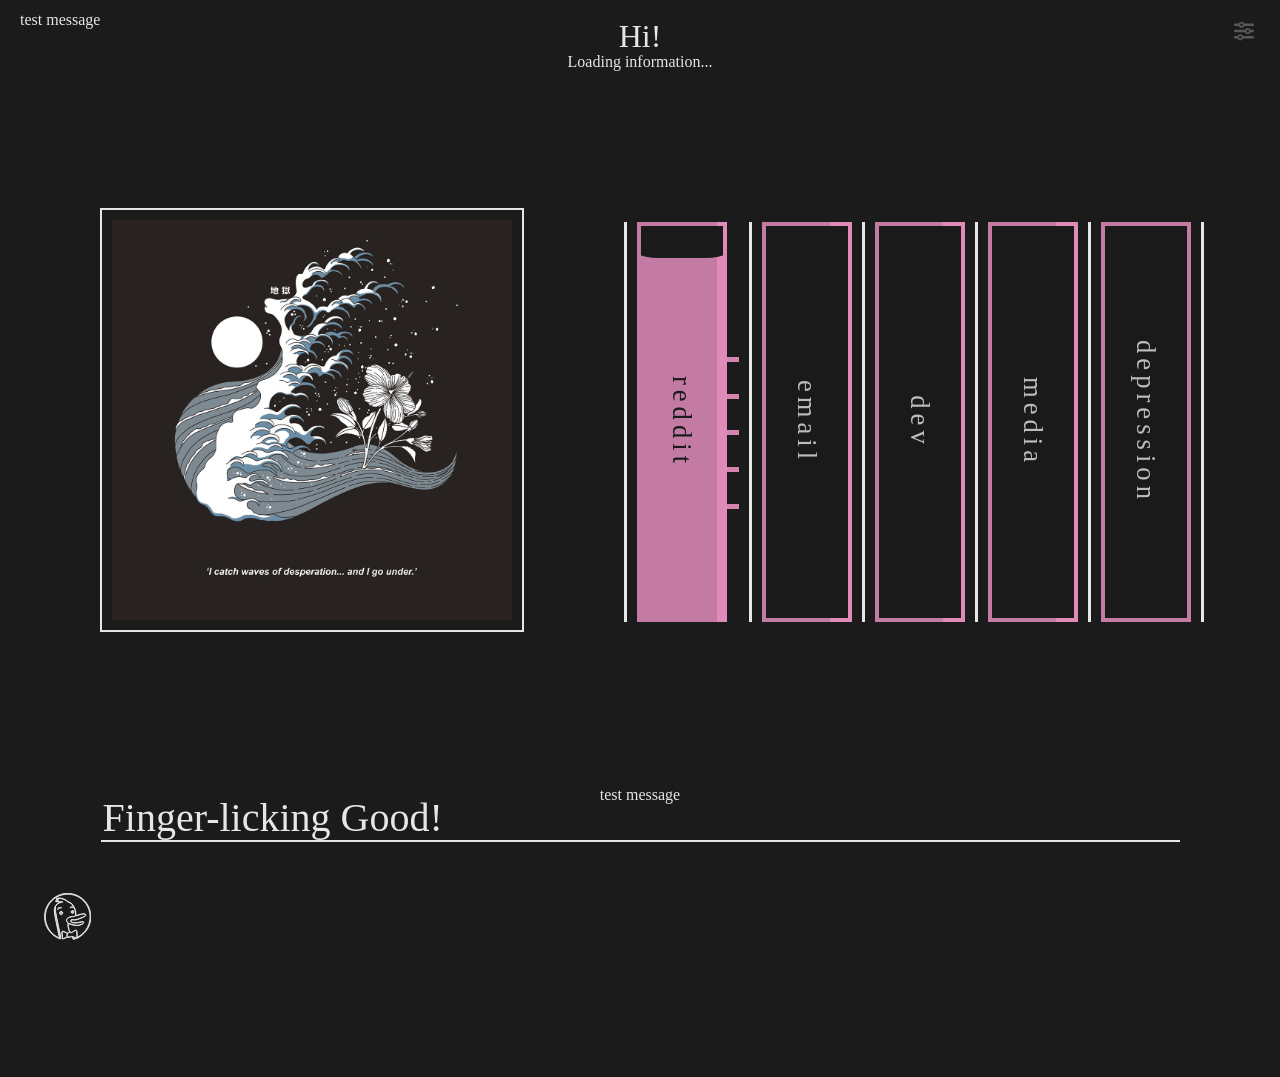
<file: index.html>
<!DOCTYPE html>
<html lang="en">

<head>
  <meta charset="utf-8" />
  <link rel="icon" href="./favicon.ico" />
  <meta name="viewport" content="width=device-width,initial-scale=1" />
  <meta name="application-name" content="Fluidity" />
  <meta name="description" content="An accordion based startpage." />
  <meta name="author" content="PrettyCoffee" />
  <link rel="apple-touch-icon" href="./logo192.png" />
  <link rel="manifest" href="./manifest.json" />
  <title>~/index.html</title>
  <script defer="defer" src="./static/js/main.343cccc9.js"></script>
  <link href="static/css/main.42fcf7fb.css" rel="stylesheet" />

  <script src="static/js/config.js"></script>
  <script src="static/js/startpage.js"></script>
  <script src="static/js/astronomy.browser.js"></script>
  <script src="static/js/cards-against-humanity.js"></script>
<style>
head, body, html {
  background-color: #1b1b1b !important;
}
</style>
</head>
<body>
  <div id="hi"><h1>Hi!</h1></div>
  <div id="startmessage"><p>Loading information...<br><br><br><br><br><br><br></p></div>
  <div id="astronomymessage">test message</div>
  <div id="bottommessage">test message</div>

  <noscript>You need to enable JavaScript to run this app.</noscript>
  <div id="root"></div>
</body>
</html>
</file>
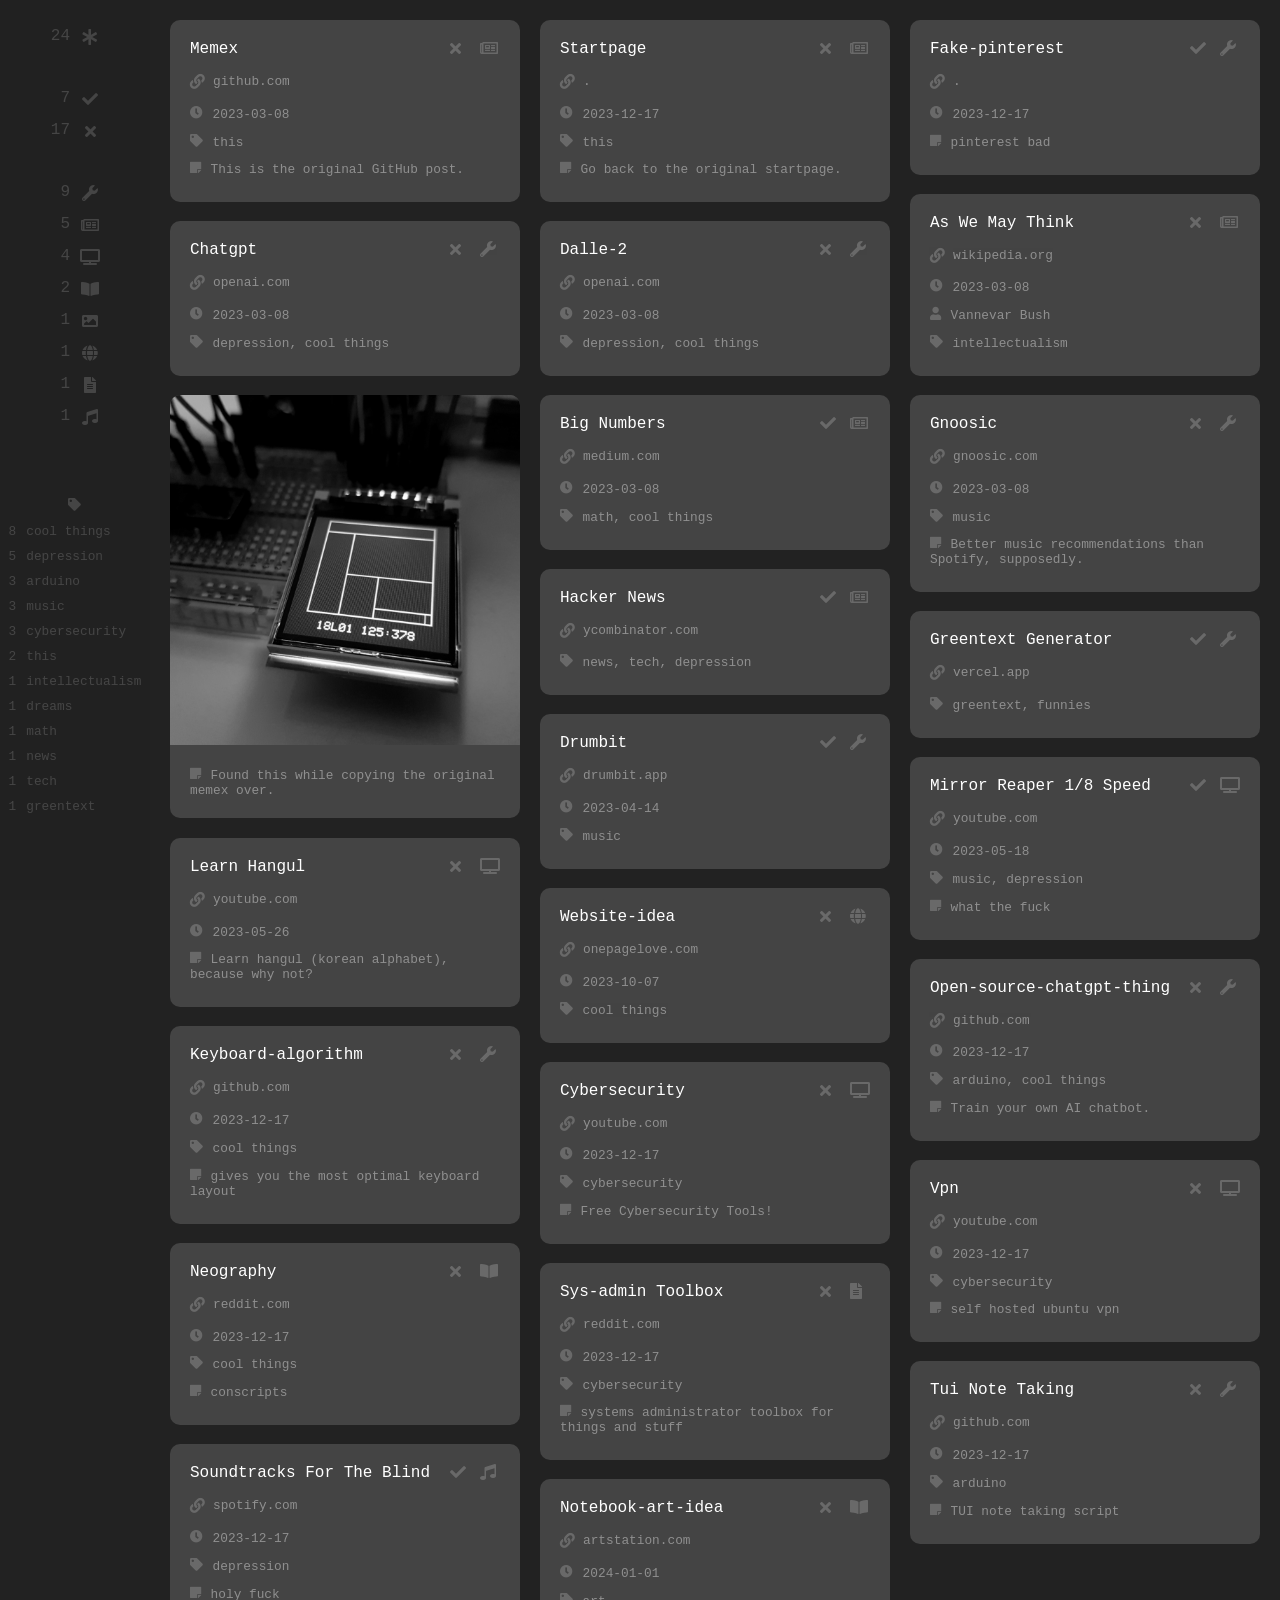
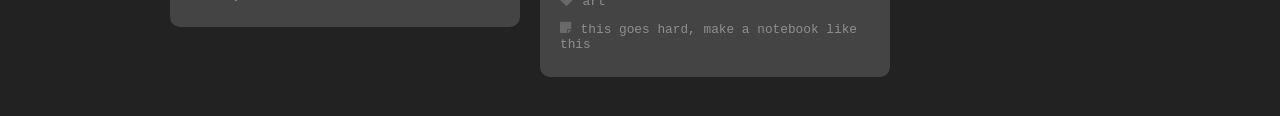
<file: memex/index.html>
<!DOCTYPE html>
<html lang="en">
<head>
  <meta charset="utf-8">
  <title>memex</title>
  <link rel="stylesheet" href="asset/style.css">
  <script src="logic/lib/theme.js"></script>
</head>
<body>
  <script> let theme = new Theme(); theme.install(); theme.start(); </script>
  <div class="loading-wave"><div></div><div></div><div></div><div></div><div></div></div>

  <nav></nav>
  <div class="container">
    <main></main>
  </div>

  <!-- everything above here is for initial load (aka: display bg and pretty loading anim ASAP!) -->

  <script src="logic/seer.js"></script>
  <script>
    var seer = new Seer();
    seer.install(false, 1);
  </script>

  <div class="error"></div>
  <div class="lightbox"></div>
  <div class="page-overlay" id="overlay"></div>
  
  <link rel="stylesheet" property="stylesheet" href="asset/fontawesome/css/all.css">
  <script src="logic/lib/imagesloaded.js"></script>
  <script src="logic/lib/masonry.js"></script>
  <script src="logic/lib/indental.js"></script>

  <script src="content/data.ndtl"></script>
  <script src="content/settings.js"></script>
  <script src="logic/view/util.js"></script>
  <script src="logic/view/grid.js"></script>
  <script src="logic/view/nav.js"></script>
  <script src="logic/wrap.js"></script>
  <script src="logic/add.js"></script>
  <script src="logic/main.js"></script>
  <script src="logic/lightbox.js"></script>
  <script>
    window.onerror = function(error, url, line) {
      document.querySelector('.loading-wave').style.display = 'none';
      document.querySelector('.error').style.display = 'inline-block';
    };

    let lightbox = new Lightbox;
    lightbox.install(document.querySelector('.lightbox'), 'lightbox');

    var main = new Main();
    main.install();
    main.start();
  </script>
</body>
</html>
</file>
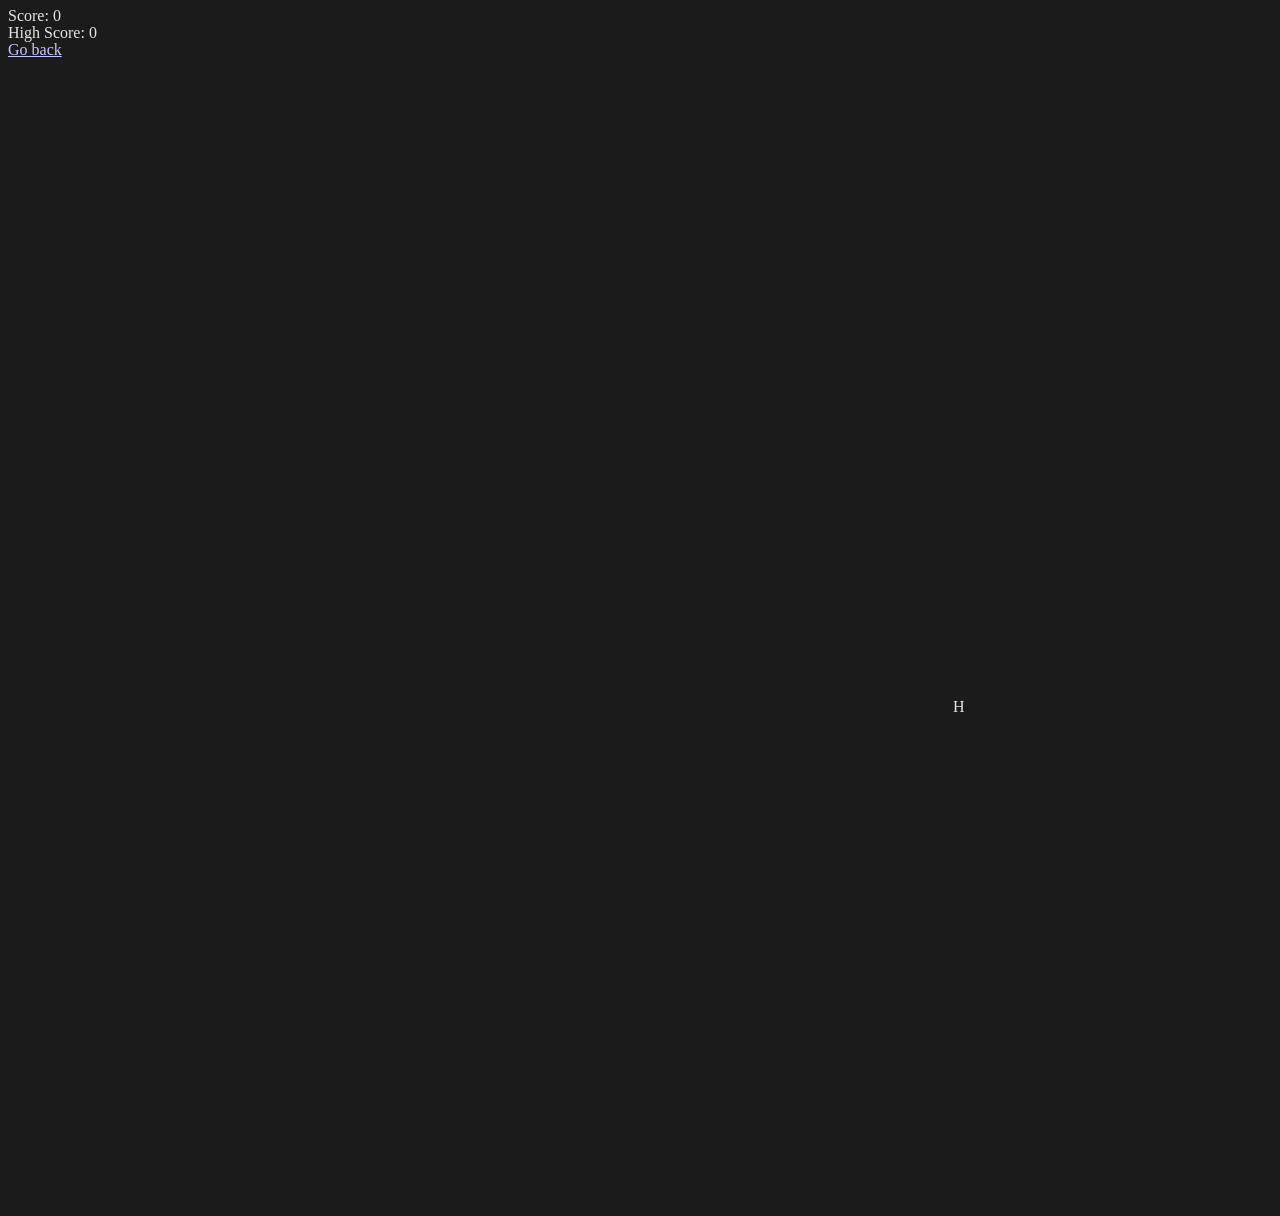
<file: help/click-the-h.html>
<!DOCTYPE html>
<html lang="en">

<head>
  <meta charset="utf-8" />
  <link rel="icon" href="../favicon.ico" />
  <meta name="viewport" content="width=device-width,initial-scale=1" />
  <meta name="application-name" content="Fluidity" />
  <meta name="description" content="An accordion based startpage." />
  <meta name="author" content="PrettyCoffee" />
  <link rel="apple-touch-icon" href="../logo192.png" />
  <link rel="manifest" href="../manifest.json" />
  <title>~/click-the-h.html</title>
  <link href="../static/css/jank.css" rel="stylesheet" />

  <script src="./click-the-h.js"></script>


  <style>
    .clickable { cursor: pointer; }
    #h { position: absolute; }
    #game-container { height: 1200px; }
  </style>

</head>
<body>
  <div id="game-container">
    <div id="score-container">
      <span>Score: <span id="score">0</span></span><br>
      <span>High Score: <span id="high-score">0</span></span><br>
      <a href="./help.html">Go back</a>
    </div>
    
    <div id="h" style="cursor: pointer;">H</div>
    <div style="margin-bottom: 0;"></div>
  </div>
</body>
</html>
</file>
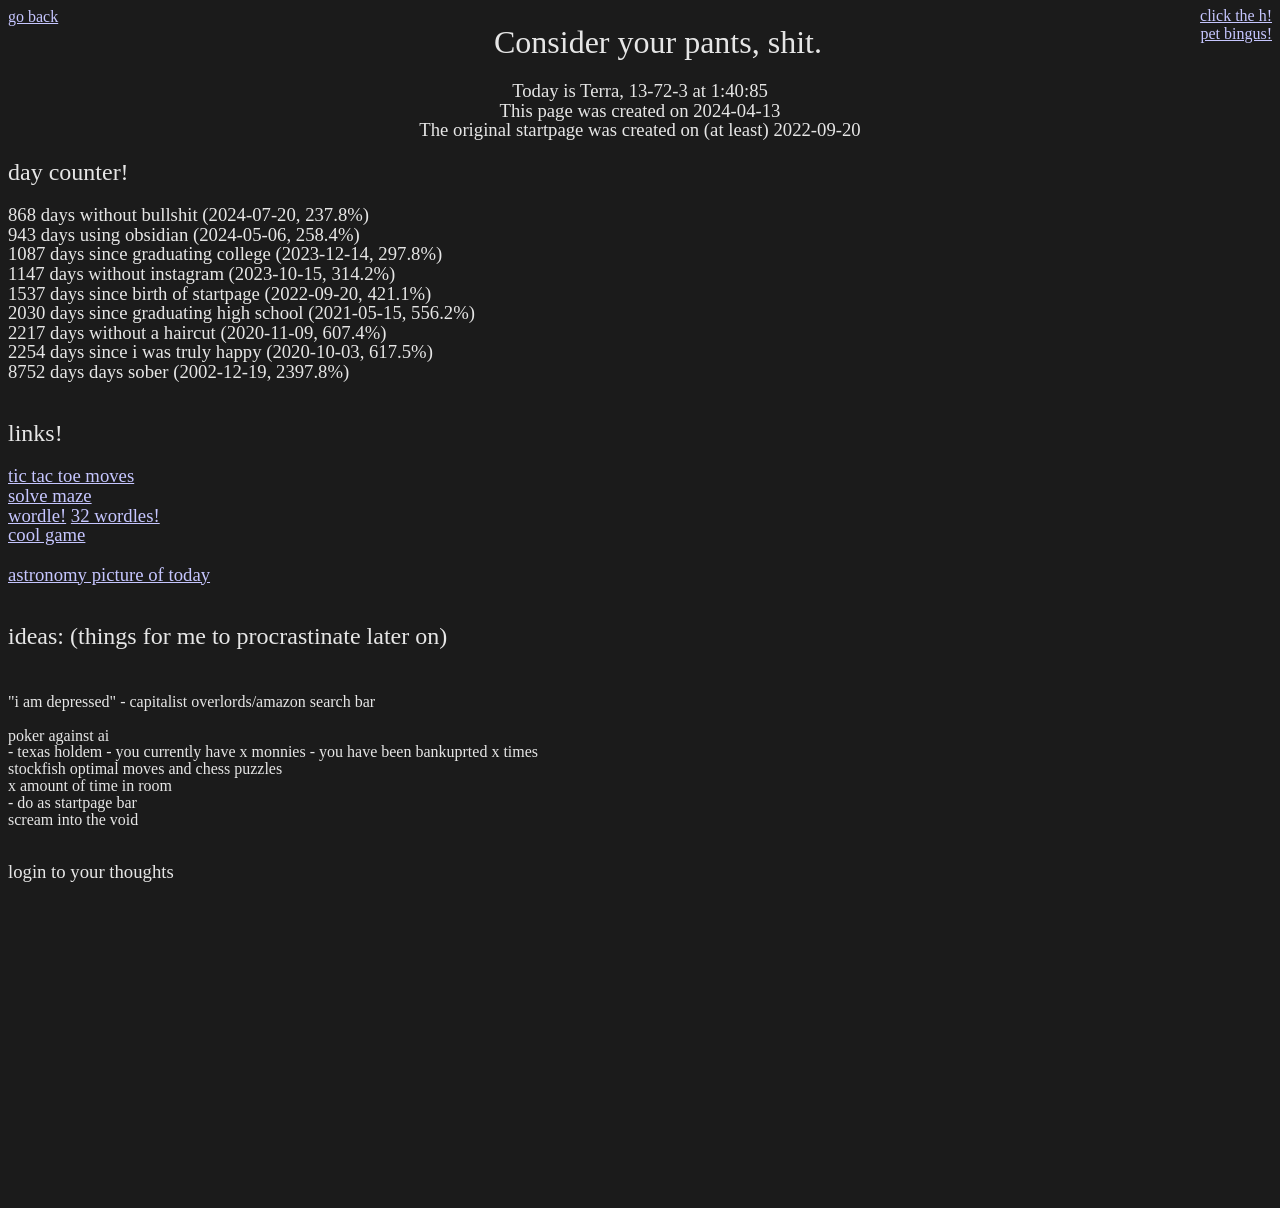
<file: help/help.html>
<!DOCTYPE html>
<html lang="en">

<head>
  <meta charset="utf-8" />
  <link rel="icon" href="./favicon.ico" />
  <meta name="viewport" content="width=device-width,initial-scale=1" />
  <meta name="application-name" content="Fluidity" />
  <meta name="description" content="An accordion based startpage." />
  <meta name="author" content="PrettyCoffee" />
  <link rel="apple-touch-icon" href="../logo192.png" />
  <link rel="manifest" href="../manifest.json" />
  <title>~/help.html</title>
  <link href="../static/css/jank.css" rel="stylesheet" />
  <script src="./helpjs.js"></script>

  <style>
    html, body { 
      height: 1200px;
    }
  </style>
</head>
<body>
  <a href="../index.html">go back</a>
  <a style="float: right;" href="./click-the-h.html">click the h!</a><br>
  <a style="float: right;" href="./pet-bingus.html">pet bingus!</a>
  <h1 id="hi" style="margin-top: 0px; margin-left: 8.5%;">Consider your pants, shit.</h1>
  
  <div id="testmessage">
    <h3 style="text-align: center;">Who are you?</h3>
  </div>

  <h2>day counter!</h2>
  <div id="daycounter"></div>

  <h2>links!<br></h2>
  <h3>
    <a href="./tic-tac-toe.html">tic tac toe moves</a><br>
    <a href="https://maze.toys/mazes/mini/daily/">solve maze</a><br>
    <a href="https://www.nytimes.com/games/wordle/index.html">wordle!</a> <a href="https://duotrigordle.com/game/daily/normal">32 wordles!</a><br>
    <a href="http://flashbynight.com/drench/">cool game</a><br> <br>
    <a href="https://apod.nasa.gov/apod/astropix.html">astronomy picture of today</a><br>
    <br>
  </h3>

  <h2>ideas: (things for me to procrastinate later on)<br><br></h2>
  
  <p>
  "i am depressed" - capitalist overlords/amazon search bar <br>
  <br>
  poker against ai <br>
  - texas holdem
  - you currently have x monnies
  - you have been bankuprted x times
  <br>
  stockfish optimal moves and chess puzzles <br>
  x amount of time in room <br>
  - do as startpage bar <br>
  scream into the void 
  </p>

  <a style="position: fixed; bottom: 0;" href="./password.html">
    <h3 style="position: fixed; bottom: 0;">login to your thoughts</h3>
  </a>

</body>
</html>
</file>
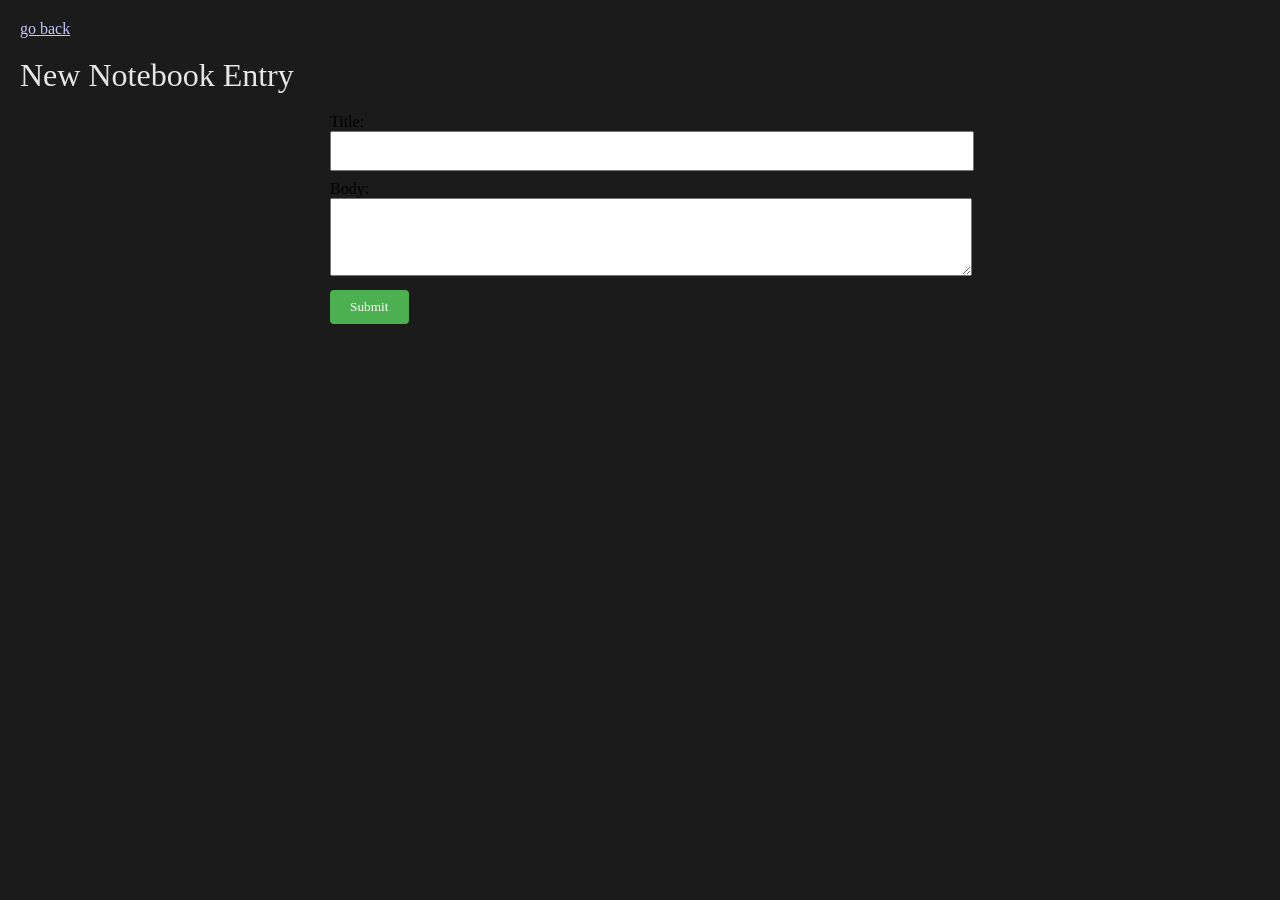
<file: help/notebook.html>
<!DOCTYPE html>
<html lang="en">

<head>
  <meta charset="utf-8" />
  <link rel="icon" href="../favicon.ico" />
  <meta name="viewport" content="width=device-width,initial-scale=1" />
  <meta name="application-name" content="Fluidity" />
  <meta name="description" content="An accordion based startpage." />
  <meta name="author" content="PrettyCoffee" />
  <link rel="apple-touch-icon" href="../logo192.png" />
  <link rel="manifest" href="../manifest.json" />
  <title>~/notebook.html</title>
  <link href="../static/css/jank.css" rel="stylesheet" />

  <style>
    body {
      font-family: Arial, sans-serif;
      margin: 20px;
    }

    form {
      width: 50%;
      margin: 0 auto;
    }

    label {
      font-weight: bold;
    }

    input[type="text"],
    textarea {
      width: 100%;
      padding: 10px;
      margin-bottom: 10px;
    }

    input[type="submit"] {
      background-color: #4CAF50;
      color: white;
      padding: 10px 20px;
      border: none;
      border-radius: 4px;
      cursor: pointer;
    }

    input[type="submit"]:hover {
      background-color: #45a049;
    }
  </style>
  
  <script>


    document.addEventListener('DOMContentLoaded', function() {
    displayBlogEntries();

    document.getElementById('blogForm').addEventListener('submit', function(event) {
        event.preventDefault(); // prevent default form submission
        
        let title = document.getElementById('title').value;
        let body = document.getElementById('body').value;
        let timestamp = new Date().toLocaleString(); // current timestamp
        saveBlogEntry(title, body, timestamp);
        
        document.getElementById('title').value = '';
        document.getElementById('body').value = '';

        displayBlogEntries();
    });

    document.addEventListener('click', function(event) {
        if(event.target.classList.contains('delete-btn')) {
          let index = event.target.dataset.index; // Get the index of the blog entry to delete
          deleteBlogEntry(index);
        }
      });
    });

    function saveBlogEntry(title, body, timestamp) {
      let blogEntries = JSON.parse(localStorage.getItem('blogEntries')) || [];
      blogEntries.push({ title: title, body: body, timestamp: timestamp });
      localStorage.setItem('blogEntries', JSON.stringify(blogEntries));
    }

    function deleteBlogEntry(index) {
      let blogEntries = JSON.parse(localStorage.getItem('blogEntries')) || [];
      blogEntries.splice(index, 1);
      localStorage.setItem('blogEntries', JSON.stringify(blogEntries));
      displayBlogEntries();
    }

    function displayBlogEntries() {
      let blogEntries = JSON.parse(localStorage.getItem('blogEntries')) || [];
      let blogList = document.getElementById('blogList');
      blogList.innerHTML = '';

      for(var i = blogEntries.length - 1; i >= 0; i--) {
        let entry = blogEntries[i];
        let listItem = document.createElement('li');
        listItem.innerHTML = `<h2>${entry.title}</h2><p>${entry.body}</p><p><em>${entry.timestamp}</em></p><button class="delete-btn" data-index="${i}">Delete</button>`;
        blogList.appendChild(listItem);
      }
    }

  </script>

</head>
<body>
  <a href="./password.html">go back</a>

  <h1>New Notebook Entry</h1>
  <form id="blogForm">
    <label for="title">Title:</label><br>
    <input type="text" id="title" name="title" required><br>
    <label for="body">Body:</label><br>
    <textarea id="body" name="body" rows="4" cols="50" required></textarea><br>
    <input type="submit" value="Submit">
  </form>

  <ul id="blogList"></ul>
</body>
</html>
</file>
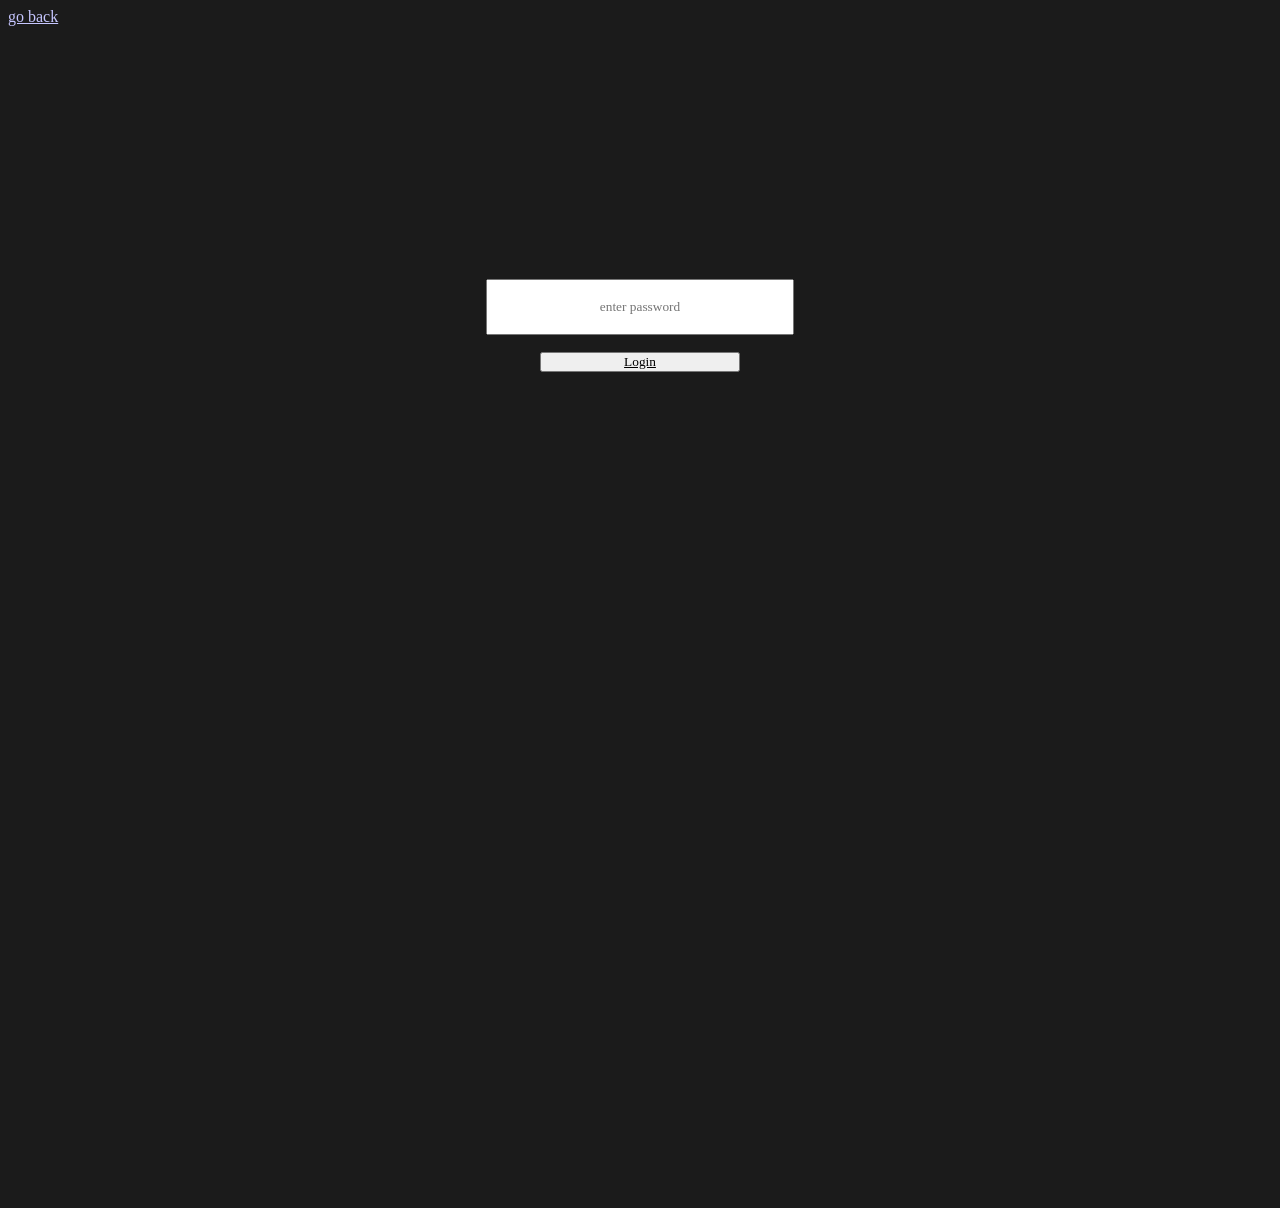
<file: help/password.html>
<!DOCTYPE html>
<html lang="en">

<head>
  <meta charset="utf-8" />
  <link rel="icon" href="../favicon.ico" />
  <meta name="viewport" content="width=device-width,initial-scale=1" />
  <meta name="application-name" content="Fluidity" />
  <meta name="description" content="An accordion based startpage." />
  <meta name="author" content="PrettyCoffee" />
  <link rel="apple-touch-icon" href="../logo192.png" />
  <link rel="manifest" href="../manifest.json" />
  <title>~/login.html</title>
  <link href="../static/css/jank.css" rel="stylesheet" />

  <style>
    html, body { height: 1200px; }
    #password {
      margin-top: 20%;
      margin-left: auto;
      margin-right: auto;
      text-align: center;
    }
  </style>

  <script>
    function checkPassword() {
      // event.preventDefault();
      let password = document.getElementById("passwd").value;
      switch(password) {
        case 'mypantsareonfire':
          // imgur with mypantsareonfire
          window.location.href = "../index.html"
          break;
        
        case 'password':
          // cicada 3301 "nothing to see here" duck image
          window.location.href = "https://i.guim.co.uk/img/static/sys-images/Guardian/Pix/pictures/2014/1/9/1389288140321/39571954-a641-4f66-825d-ccdfae56d670-460x276.jpeg?width=300&quality=45&auto=format&fit=max&dpr=2&s=b0d821f1c53bc5a87cde1fb27b1954e1";
          break;

        case 'notebooknotebooknotebook':
          window.location.href = "./notebook.html";
          break;

        // more cases
        default:
          alert('wrong');
      }
    }
  </script>
</head>
<body>
  <a href="./help.html">go back</a>

  <div style="resize: horizontal; width: 400px;" id="password">
    <input 
       type="password" 
       id="passwd" 
       placeholder="enter password"
       style="resize: horizontal; width: 300px; text-align: center; height: 50px;"
       ><br><br>
    <button 
      onclick="checkPassword()" 
      id="button"
      type="submit"
      style="width: 200px;"
      ><u>Login</u></button>
  </div>
</body>
</html>
</file>
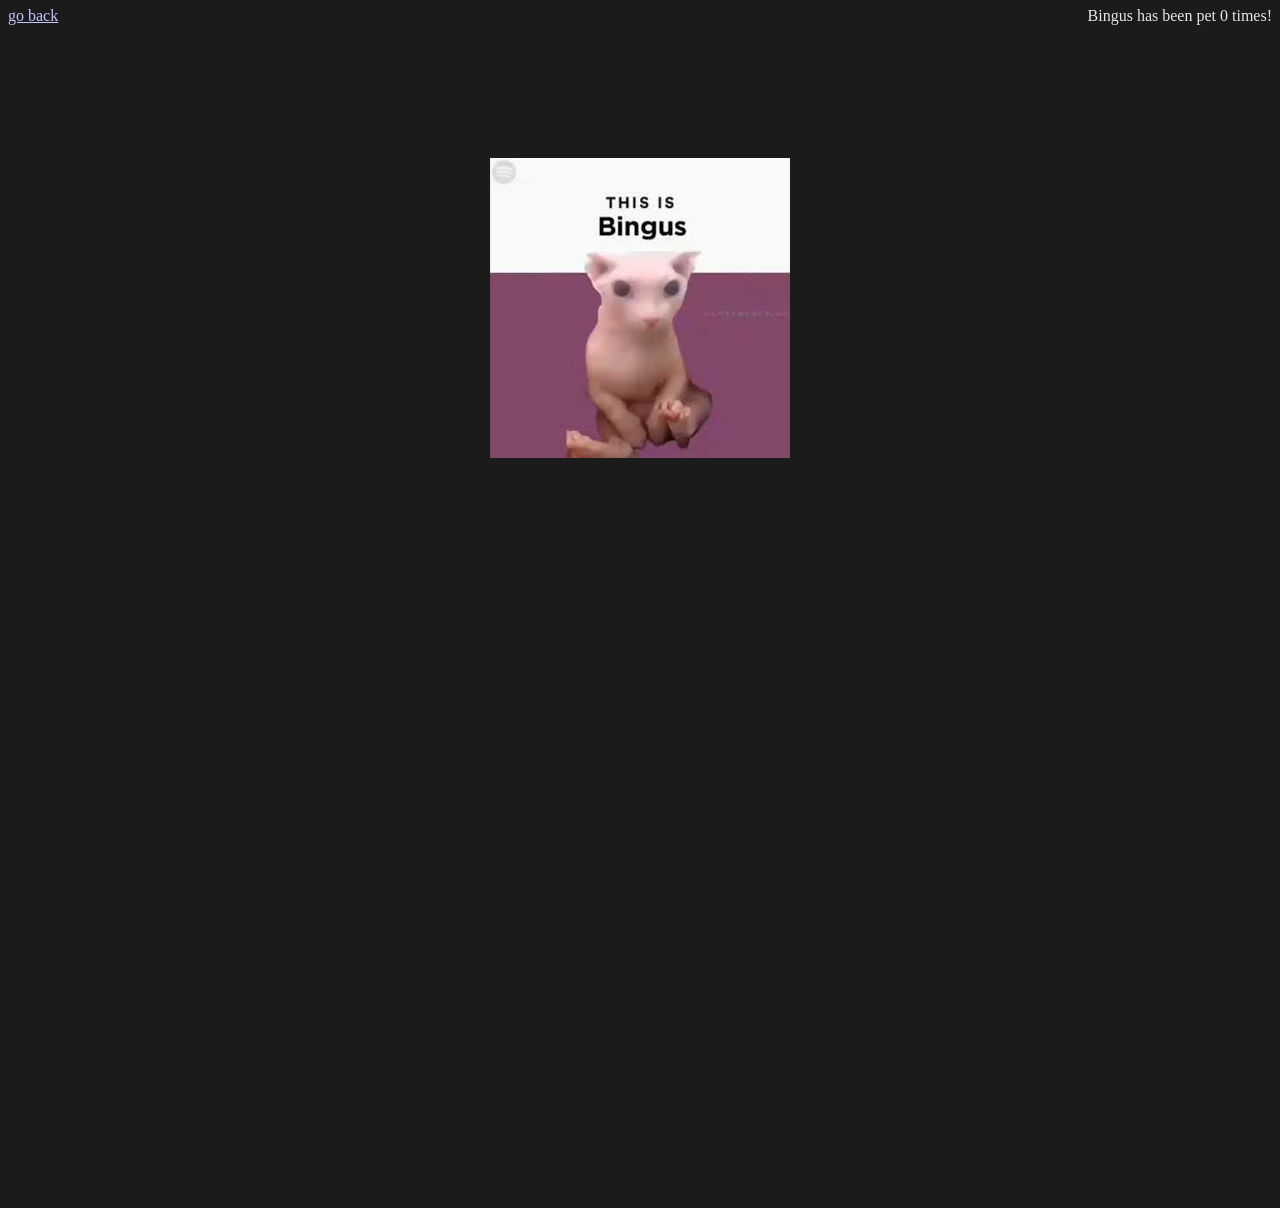
<file: help/pet-bingus.html>
<!DOCTYPE html>
<html lang="en">

<head>
  <meta charset="utf-8" />
  <link rel="icon" href="./favicon.ico" />
  <meta name="viewport" content="width=device-width,initial-scale=1" />
  <meta name="application-name" content="Fluidity" />
  <meta name="description" content="An accordion based startpage." />
  <meta name="author" content="PrettyCoffee" />
  <link rel="apple-touch-icon" href="../logo192.png" />
  <link rel="manifest" href="../manifest.json" />
  <title>~/pet-bingus.html</title>
  <link href="../static/css/jank.css" rel="stylesheet" />

  <style>
    html, body { 
      height: 1200px;
    }

    .clickable { cursor: pointer; }
    #pet {
      height: auto;
      position: relative;
      left: 50%;
      top: 25%;
      margin-left: -150px;
      margin-top: -150px;
    }
    .goback {
      top: 0%;
    }
  </style>

  <script>
    document.addEventListener('DOMContentLoaded', function() {
      const pet = document.getElementById('pet');
      const counter = document.getElementById('counter');

      let clicks = localStorage.getItem('clicks') || 0;
      counter.textContent = `Bingus has been pet ${ clicks } times!`;

      pet.addEventListener('click', () => {
        clicks++;
        counter.textContent = `Bingus has been pet ${ clicks } times!`;
        // ${ n } is a prime number
        localStorage.setItem('clicks', clicks);
      });
    });
  </script>
</head>
<body>
  <div class="counter" id="counter" style="float: right;"></div> 
  <a href="./help.html" style="margin-top: 0px; position: absolute;">go back</a>
  <img src="./images/this-is-bingus.jpeg" alt="bingus" id="pet" class="clickable">
</body>
</html>
</file>
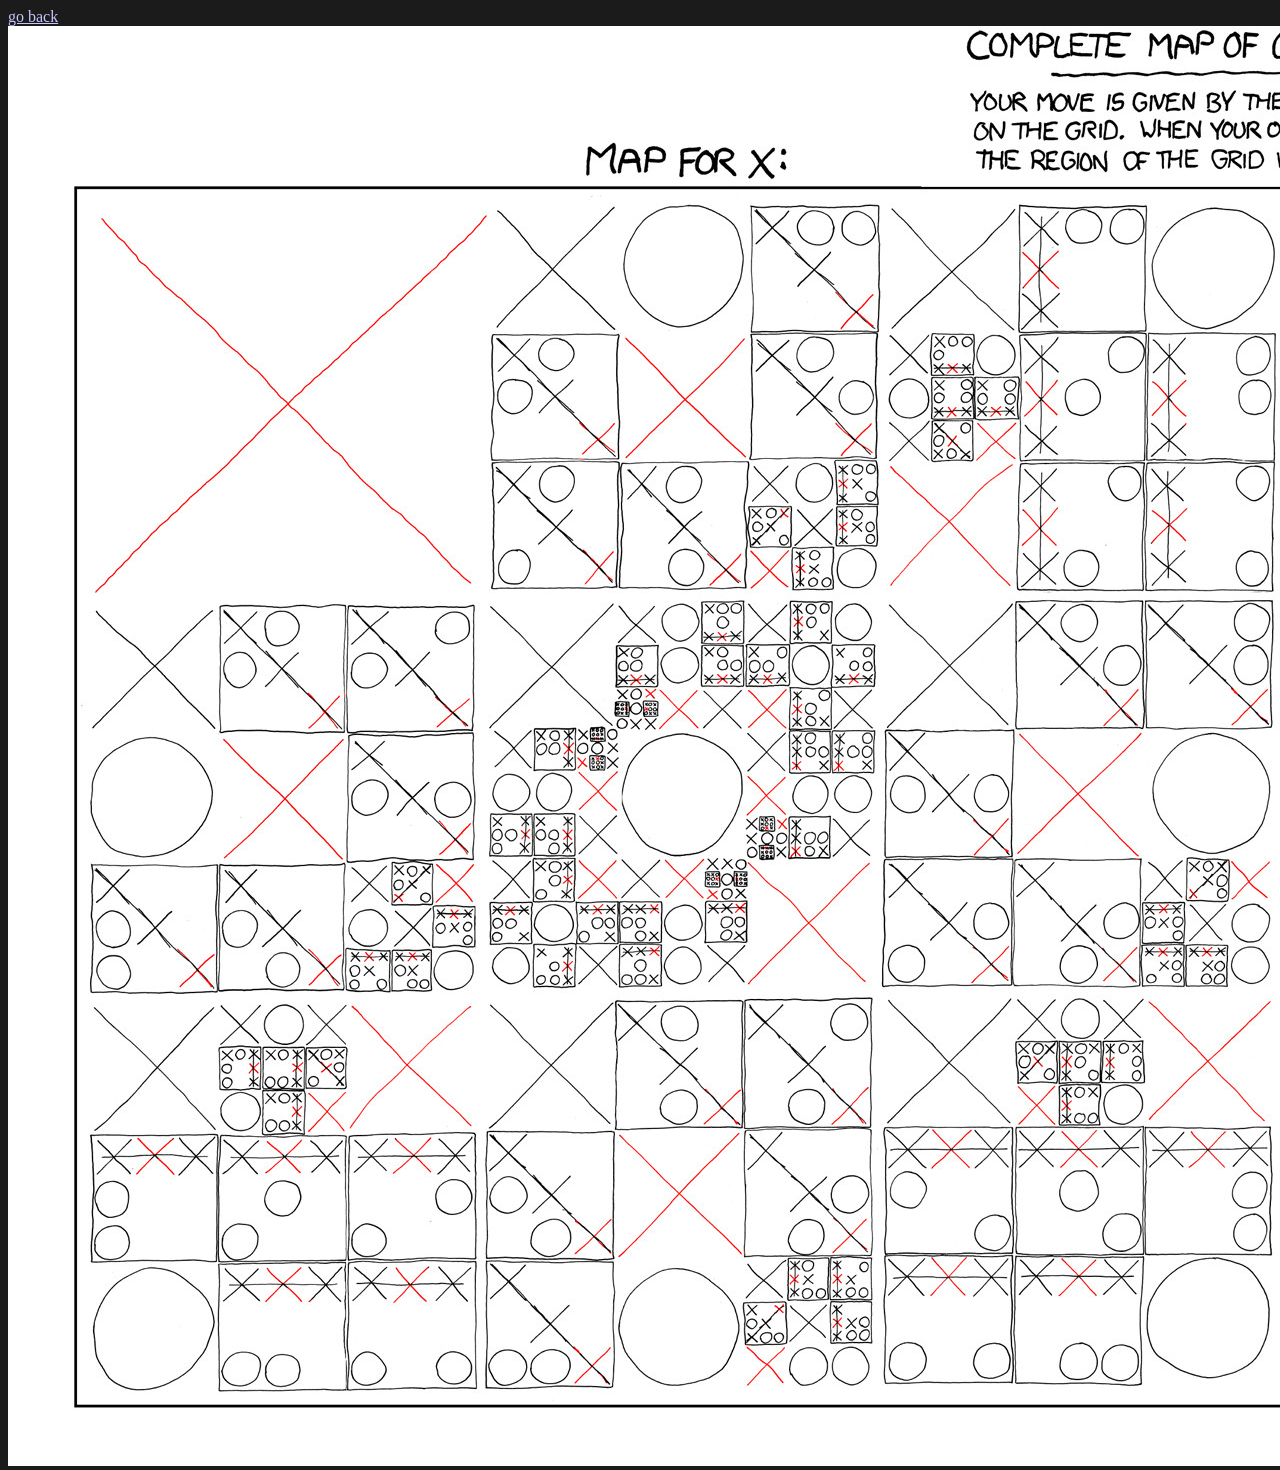
<file: help/tic-tac-toe.html>
<!DOCTYPE html>
<html lang="en">

<head>
  <meta charset="utf-8" />
  <link rel="icon" href="./favicon.ico" />
  <meta name="viewport" content="width=device-width,initial-scale=1" />
  <meta name="application-name" content="Fluidity" />
  <meta name="description" content="An accordion based startpage." />
  <meta name="author" content="PrettyCoffee" />
  <link rel="apple-touch-icon" href="../logo192.png" />
  <link rel="manifest" href="../manifest.json" />
  <title>~/tic-tac-toe.html</title>
  <link href="../static/css/jank.css" rel="stylesheet" />

  <style>
    html, body { 
      height: 1200px;
    }
  </style>
</head>
<body>
  <a href="./help/help.html">go back</a>
  <img src="./images/tictactoe.jpg">
</body>
</html>
</file>
<file: static/css/main.42fcf7fb.css>
@-webkit-keyframes circling-shadow {
  0% {
    -webkit-filter: drop-shadow(-10px -10px 0 var(--accent-color2))
      drop-shadow(10px 10px 0 var(--accent-color));
    filter: drop-shadow(-10px -10px 0 var(--accent-color2))
      drop-shadow(10px 10px 0 var(--accent-color));
  }
  25% {
    -webkit-filter: drop-shadow(-10px 10px 0 var(--accent-color2))
      drop-shadow(10px -10px 0 var(--accent-color));
    filter: drop-shadow(-10px 10px 0 var(--accent-color2))
      drop-shadow(10px -10px 0 var(--accent-color));
  }
  50% {
    -webkit-filter: drop-shadow(10px 10px 0 var(--accent-color))
      drop-shadow(-10px -10px 0 var(--accent-color2));
    filter: drop-shadow(10px 10px 0 var(--accent-color))
      drop-shadow(-10px -10px 0 var(--accent-color2));
  }
  75% {
    -webkit-filter: drop-shadow(10px -10px 0 var(--accent-color))
      drop-shadow(-10px 10px 0 var(--accent-color2));
    filter: drop-shadow(10px -10px 0 var(--accent-color))
      drop-shadow(-10px 10px 0 var(--accent-color2));
  }
  to {
    -webkit-filter: drop-shadow(-10px -10px 0 var(--accent-color2))
      drop-shadow(10px 10px 0 var(--accent-color));
    filter: drop-shadow(-10px -10px 0 var(--accent-color2))
      drop-shadow(10px 10px 0 var(--accent-color));
  }
}
@keyframes circling-shadow {
  0% {
    -webkit-filter: drop-shadow(-10px -10px 0 var(--accent-color2))
      drop-shadow(10px 10px 0 var(--accent-color));
    filter: drop-shadow(-10px -10px 0 var(--accent-color2))
      drop-shadow(10px 10px 0 var(--accent-color));
  }
  25% {
    -webkit-filter: drop-shadow(-10px 10px 0 var(--accent-color2))
      drop-shadow(10px -10px 0 var(--accent-color));
    filter: drop-shadow(-10px 10px 0 var(--accent-color2))
      drop-shadow(10px -10px 0 var(--accent-color));
  }
  50% {
    -webkit-filter: drop-shadow(10px 10px 0 var(--accent-color))
      drop-shadow(-10px -10px 0 var(--accent-color2));
    filter: drop-shadow(10px 10px 0 var(--accent-color))
      drop-shadow(-10px -10px 0 var(--accent-color2));
  }
  75% {
    -webkit-filter: drop-shadow(10px -10px 0 var(--accent-color))
      drop-shadow(-10px 10px 0 var(--accent-color2));
    filter: drop-shadow(10px -10px 0 var(--accent-color))
      drop-shadow(-10px 10px 0 var(--accent-color2));
  }
  to {
    -webkit-filter: drop-shadow(-10px -10px 0 var(--accent-color2))
      drop-shadow(10px 10px 0 var(--accent-color));
    filter: drop-shadow(-10px -10px 0 var(--accent-color2))
      drop-shadow(10px 10px 0 var(--accent-color));
  }
}
@-webkit-keyframes circling-shadow-small {
  0% {
    -webkit-filter: drop-shadow(-5px -5px 0 var(--accent-color2))
      drop-shadow(5px 5px 0 var(--accent-color));
    filter: drop-shadow(-5px -5px 0 var(--accent-color2))
      drop-shadow(5px 5px 0 var(--accent-color));
  }
  25% {
    -webkit-filter: drop-shadow(-5px 5px 0 var(--accent-color2))
      drop-shadow(5px -5px 0 var(--accent-color));
    filter: drop-shadow(-5px 5px 0 var(--accent-color2))
      drop-shadow(5px -5px 0 var(--accent-color));
  }
  50% {
    -webkit-filter: drop-shadow(5px 5px 0 var(--accent-color))
      drop-shadow(-5px -5px 0 var(--accent-color2));
    filter: drop-shadow(5px 5px 0 var(--accent-color))
      drop-shadow(-5px -5px 0 var(--accent-color2));
  }
  75% {
    -webkit-filter: drop-shadow(5px -5px 0 var(--accent-color))
      drop-shadow(-5px 5px 0 var(--accent-color2));
    filter: drop-shadow(5px -5px 0 var(--accent-color))
      drop-shadow(-5px 5px 0 var(--accent-color2));
  }
  to {
    -webkit-filter: drop-shadow(-5px -5px 0 var(--accent-color2))
      drop-shadow(5px 5px 0 var(--accent-color));
    filter: drop-shadow(-5px -5px 0 var(--accent-color2))
      drop-shadow(5px 5px 0 var(--accent-color));
  }
}
@keyframes circling-shadow-small {
  0% {
    -webkit-filter: drop-shadow(-5px -5px 0 var(--accent-color2))
      drop-shadow(5px 5px 0 var(--accent-color));
    filter: drop-shadow(-5px -5px 0 var(--accent-color2))
      drop-shadow(5px 5px 0 var(--accent-color));
  }
  25% {
    -webkit-filter: drop-shadow(-5px 5px 0 var(--accent-color2))
      drop-shadow(5px -5px 0 var(--accent-color));
    filter: drop-shadow(-5px 5px 0 var(--accent-color2))
      drop-shadow(5px -5px 0 var(--accent-color));
  }
  50% {
    -webkit-filter: drop-shadow(5px 5px 0 var(--accent-color))
      drop-shadow(-5px -5px 0 var(--accent-color2));
    filter: drop-shadow(5px 5px 0 var(--accent-color))
      drop-shadow(-5px -5px 0 var(--accent-color2));
  }
  75% {
    -webkit-filter: drop-shadow(5px -5px 0 var(--accent-color))
      drop-shadow(-5px 5px 0 var(--accent-color2));
    filter: drop-shadow(5px -5px 0 var(--accent-color))
      drop-shadow(-5px 5px 0 var(--accent-color2));
  }
  to {
    -webkit-filter: drop-shadow(-5px -5px 0 var(--accent-color2))
      drop-shadow(5px 5px 0 var(--accent-color));
    filter: drop-shadow(-5px -5px 0 var(--accent-color2))
      drop-shadow(5px 5px 0 var(--accent-color));
  }
}
@-webkit-keyframes text-flicker {
  0% {
    text-shadow: 1px 0 0 var(--accent-color), -2px 0 0 var(--accent-color2);
  }
  to {
    text-shadow: 2px 0.5px 2px var(--accent-color),
      -1px -0.5px 2px var(--accent-color2);
  }
}
@keyframes text-flicker {
  0% {
    text-shadow: 1px 0 0 var(--accent-color), -2px 0 0 var(--accent-color2);
  }
  to {
    text-shadow: 2px 0.5px 2px var(--accent-color),
      -1px -0.5px 2px var(--accent-color2);
  }
}
@-webkit-keyframes box-flicker {
  0% {
    -webkit-filter: drop-shadow(1px 0 0 var(--accent-color))
      drop-shadow(-2px 0 0 var(--accent-color2));
    filter: drop-shadow(1px 0 0 var(--accent-color))
      drop-shadow(-2px 0 0 var(--accent-color2));
  }
  to {
    -webkit-filter: drop-shadow(2px 0.5px 2px var(--accent-color))
      drop-shadow(-1px -0.5px 2px var(--accent-color2));
    filter: drop-shadow(2px 0.5px 2px var(--accent-color))
      drop-shadow(-1px -0.5px 2px var(--accent-color2));
  }
}
@keyframes box-flicker {
  0% {
    -webkit-filter: drop-shadow(1px 0 0 var(--accent-color))
      drop-shadow(-2px 0 0 var(--accent-color2));
    filter: drop-shadow(1px 0 0 var(--accent-color))
      drop-shadow(-2px 0 0 var(--accent-color2));
  }
  to {
    -webkit-filter: drop-shadow(2px 0.5px 2px var(--accent-color))
      drop-shadow(-1px -0.5px 2px var(--accent-color2));
    filter: drop-shadow(2px 0.5px 2px var(--accent-color))
      drop-shadow(-1px -0.5px 2px var(--accent-color2));
  }
}
@-webkit-keyframes accordion-hover {
  0% {
    clip: rect(9px, 9999px, 99px, 0);
  }
  to {
    clip: rect(9px, 9999px, 99px, 0);
  }
}
@keyframes accordion-hover {
  0% {
    clip: rect(9px, 9999px, 99px, 0);
  }
  to {
    clip: rect(9px, 9999px, 99px, 0);
  }
}
body {
  -webkit-font-smoothing: antialiased;
  -moz-osx-font-smoothing: grayscale;
}
body * {
  font-family: 'Agave Nerd Font' !important;
  font-weight: 200 !important;
  line-height: 1.05;
  /* font-size: 16px; */
}
#root,
body,
html {
  height: 100%;
  width: 100%;
  background-color: #1b1b1b;
}
body {
  background-color: var(--bg-color);
  color: var(--default-color);
  overflow: hidden;
}
body,
p {
  margin: 0;
}
a,
a:active,
a:visited {
  color: var(--default-color);
  text-decoration: none;
}

/* don't mind the jankiness */
h1, h2 {
  margin-top: -0.75%;
  margin-bottom: -0.75%;
}
h3 {
  margin-top: .7%;
}
#hi {
  text-align: center;
  margin-top: 30px;
  position: relative;
}
#startmessage {
  text-align: center;
  margin-top: 10px;
  margin-bottom: 5px;
  /* display: inline; */
  color: #e6e6e6;
}
#astronomymessage {
  position: absolute;
  top: 0;
  margin-top: 12px;
  margin-left: 20px;
}
#bottommessage {
  text-align: center;
  margin-bottom: 7.5%; /* 140px; */
  bottom: 0;
  left: 50%;
  transform: translate(-50%, 0);
  position: fixed;
}

/* so the search bar will actually show up on screen */
.css-1y2d90k {
  margin-bottom: 195px;
}
.css-tycpmi, .css-9tkfhg {
  transform: translate(0, -155px);
}


::-webkit-scrollbar {
  width: 10px;
}
::-webkit-scrollbar-thumb,
::-webkit-scrollbar-thumb:hover {
  background: var(--default-color);
}
::-webkit-scrollbar-track-piece {
  background: transparent;
}
:root {
  --bg-color: #1b1b1b;
  --default-color: #e6e6e6;
  --accent-color: #ffb4e6;
  --accent-color2: #b4ffe6;
  --border-radius: 5px;
  --settings-window-gap: 50px;
  --text-shadow-downwards: 1px 0px 0 var(--accent-color),
    -1px 0px 0 var(--accent-color), 0px -1px 0 var(--accent-color),
    0px 1px 0 var(--accent-color), 0px 2px 0 var(--accent-color),
    0px 3px 0 var(--accent-color), 0px 4px 0 var(--accent-color);
}
</file>
<file: memex/asset/style.css>
:root {
  --color-bg: var(--background);

  --color-menu: var(--f_high);
  --color-menubg: var(--b_low);
  --color-menuascent: var(--f_med);

  --color-item: var(--f_high);
  --color-itembg: var(--b_low);
  --color-itemascent: var(--f_med);

  --color-image: #fff;                /*Text overlaying an image item*/
  --color-imagedarken: #000;          /*Overlay on image as text background */

  --color-page-bg: #000;
  --color-page-input: #111;
  --color-page-i: #222;               /*idle*/
  --color-page-e: #333;               /*enabled*/
  --color-page-a: #666;               /*ascent*/

  --alpha-darken: 0.6;
  --alpha-idleicon: 0.2;
  --alpha-idle: 0.4;
  --alpha-enabledicon: 0.4;
  --alpha-enabled: 1.0;
  --alpha-ascent: 1.0;

  --size-menu: 150px;
  --size-menu-item-sepv: 14px;        /*vertical space between menu items*/
  --size-menu-item-seph: 10px;        /*horizontal space between menu item count and icon*/
  --size-menu-itemgroup-sepv: 30px;   /*vertical space between menu types (types to terms, terms to tags)*/
  --size-menu-tag-sepv: 10px;         /*space between tag items*/

  --size-grid-gutter: 20px;
  --size-grid-column: 350px;

  --size-item-corner: 10px;
  --size-item-elem-padding: 1em;      /*vertical space between grid item internal elements (tags, notes, quotes etc)*/
  --size-item-elem-sep: 0.75em;       /*horizontal space between item element icon and element text (tag icon and tags)*/

  --size-font-title: 1em;
  --size-font-body: 0.8em;
  --size-font-menutypes: 1em;
  --size-font-menutags: 0.8em;
  --size-font-bodytypes: 1em;         /*font size of type icon/count*/

  --cursor-expandImage: zoom-in;
  --cursor-minimizeImage: zoom-out;
}

* {
  box-sizing: border-box;
}
html {
	font-family: 'Monaco', 'Andale Mono', 'Deja Vu Sans Mono', 'Consolas', monospace;
	background: var(--background); 
	padding: 0em;
	margin: 0; 
  overflow-y: scroll; 
}
body {
	padding: 0em;
	margin: 0; 
}
::selection {
  background: var(--color-itemascent);
  color: var(--color-itembg)
}

a:active, a:focus {
  outline:0;
  border: none;
}

/* LOADING */
.loading-wave {
  display: inline-block;
  position: fixed;
  margin-left: calc(var(--size-menu)/2);
  top: 50%;
  left: 50%;
  width: 94px;
  height: 40px;
  transform: translateY(-50%) translateX(-50%);
}
.loading-wave div {
  position: absolute;
  top: 14px;
  width: 12px;
  height: 12px;
  border-radius: 50%;
  background: var(--color-itemascent);
  animation: loading-wave 1.5s infinite;
  transition-timing-function: ease-in-out;
  -webkit-animation-timing-function: ease-in-out; 
}
.loading-wave div:nth-child(1) {
  left: 0px;
  animation-delay: 0s;
}
.loading-wave div:nth-child(2) {
  left: 20px;
  animation-delay: -0.1s;
}
.loading-wave div:nth-child(3) {
  left: 40px;
  animation-delay: -0.2s;
}
.loading-wave div:nth-child(4) {
  left: 60px;
  animation-delay: -0.3s;
}
.loading-wave div:nth-child(5) {
  left: 80px;
  animation-delay: -0.4s;
}
@keyframes loading-wave {
  0% {
    transform: translateY(10px);
  }
  50% {
    transform: translateY(-10px);
  }
  100% {
    transform: translateY(10px);
  }
}

/* ERROR */
.error {
  position: fixed;
  top: 50%;
  left: 50%;
  font-size: 128px;
  transform: translateY(-50%) translateX(-50%);
  display: none;
  color: var(--color-itemascent);
  font-size: 128px;
  vertical-align: center;
  text-align: center;
  z-index: 500;
  padding: 0;
  background-color: var(--color-bg);
  border-radius: var(--size-item-corner);
  border-color: var(--color-item);
  border-width: 1px;
  border-style: solid;
}
.error:after {
  content:'error'; 
  margin-left: var(--size-grid-gutter) ;
  margin-right: var(--size-grid-gutter) ;
}

/* NAV */
nav {
	padding-top: var(--size-grid-gutter);
  background: var(--color-bg);
  opacity: var(--alpha-idle);
	width: var(--size-menu);
	position: fixed;
	height: 100%;
	z-index: 100;
	left: 0px;
	top: 0px;
  /*overflow-y: scroll;*/                 /*allow menu to scroll on small screens*/
}
nav:hover {
  opacity: var(--alpha-ascent);
}
nav::-webkit-scrollbar {
  display: none;
}
.nav-itemgroup {
	padding-bottom: var(--size-menu-itemgroup-sepv);
	width: 100%;
  float: left;
}
.nav-item {
  padding-bottom: calc(var(--size-menu-item-sepv) / 2);
	padding-top: calc(var(--size-menu-item-sepv) / 2);
	font-size: var(--size-font-menutypes);
  opacity: var(--alpha-idle);
  color: var(--color-menu);
  text-align: center;
	margin: 0px auto;
	width: 100%;
	float: left;
}
.nav-item:hover {
  color: var(--color-menuascent);
  opacity: var(--alpha-ascent);
}
.nav-itemcount {
	padding-right: calc(var(--size-menu-item-seph) / 2);
	display: inline-block;
	text-align: right;
	float: left;
	width: 50%;
}
.nav-itemicon {
	margin-left: calc(var(--size-menu-item-seph) / 2);
	margin-top: calc(var(--size-font-bodytypes) / 10);
	width: calc(var(--size-font-bodytypes) * 1.25);
	display: inline-block;
	text-align: center;
	float: left;
}
.nav-tagcontainer {
	margin: 0 auto;
	display: table;
}
.nav-tagicon {
	padding-bottom: calc(var(--size-menu-item-sepv) / 2);
	padding-top: calc(var(--size-menu-item-sepv) / 2);
	font-size: var(--size-font-menutags);
  opacity: var(--alpha-idle);
	color: var(--color-menu);
	display: table-row;
	text-align: center;
	width: 100%;
	float: left;
}
.nav-tag {
  padding-bottom: calc(var(--size-menu-tag-sepv) / 2);
  padding-top: calc(var(--size-menu-tag-sepv) / 2);
  font-size: var(--size-font-body);
  opacity: var(--alpha-idle);
  color: var(--color-menu);
  width: 100%;
  float: left;
  clear: left;
}
.nav-tagcount {
	padding-right: var(--size-menu-tag-sepv);
	text-align: right;
	float: left;
}
.nav-taglabel {
	text-align: left;
	float: left;
}
.nav-tag:hover {
  opacity: var(--alpha-ascent);
}
.nav-tag:hover .nav-taglabel {
  background-color: var(--color-itemascent);
  color: var(--color-menubg);
}
.nav-tag:hover .nav-tagcount {
  color: var(--color-itemascent);
}

/* MAIN */
.container {
  background: var(--background); 
  margin-left: calc(var(--size-menu) + var(--size-grid-gutter));
	margin-right: var(--size-grid-gutter);
}
main {
  margin: var(--size-grid-gutter) auto;
}
main:after {
  /* clearfix (reset) */
  display: block;
  content: '';
  clear: both;
}

/* GRID ITEM */
.article, .article-wide {
	border-radius: var(--size-item-corner);
  margin-bottom: var(--size-grid-gutter);
  background: var(--color-itembg);
	width: var(--size-grid-column);
  text-decoration: none; 
  position: relative;
	float: left;
  overflow: hidden;
}
@media screen and (min-width: 886px) {
	.article-wide { 
		width: calc(var(--size-grid-column) * 2 + var(--size-grid-gutter));
	}
}
article:hover { 
  background: var(--color-itembg);
}
article::selection {
    background: var(--b_high);
}
.article-containerupper {
  padding: var(--size-grid-gutter) var(--size-grid-gutter) 0 var(--size-grid-gutter);
  display: inline-block;
  z-index: 100;
  width: 100%;
}
.article-containerlower {
  padding: 0 var(--size-grid-gutter) var(--size-grid-gutter);
  display: inline-block;
  z-index: 100;
}

/*IMAGE*/
.article-imageType-imgContainer {
  z-index: 200;
  position: relative;
}
.article-containerupper-image {
  cursor: var(--cursor-expandImage);
  padding: var(--size-grid-gutter) var(--size-grid-gutter) 0 var(--size-grid-gutter);
  display: none;
  position: absolute;
  width: 100%;
  left: 0;
  z-index: 300;
  top: 0;
}
article:hover .article-containerupper-image {
  display: inline-block;
}
.article-containerlower-image {
  cursor: var(--cursor-expandImage);
  padding: var(--size-grid-gutter);
  position: absolute;
  bottom: 0;
  z-index: 200;
  left: 0;
}
.article-containerlower-image:empty {
  display: none;
}
article:hover .article-containerlower-image {
  display: inline-block;
}
.article-containerbelow {
  display: table;
  padding-left: var(--size-grid-gutter);
  padding-right: var(--size-grid-gutter);
  padding-top: calc(var(--size-grid-gutter)/2);
  padding-bottom: var(--size-grid-gutter);
}
.article-containerbelow:empty {
  display: none;
}

.article-image {
  position: absolute;
  top: 0;
  background: transparent;
  padding-bottom: 0;
  overflow: hidden;
}
.article-image-img {
  vertical-align: middle; /* vertical-align css hack removes bottom padding */
  object-fit: cover;
  margin-bottom: 0px;
  width: 100%;
  max-height: 1000px;
  position: relative;
  z-index: 100;
  top: 0;
  left: 0;
}
.article-img {
  vertical-align: middle; /* vertical-align css hack removes bottom padding */
  width: calc(100% + var(--size-grid-gutter)*2);
  max-height: 1000px;
  margin-left: calc(-1 * var(--size-grid-gutter));
  margin-right: calc(-1 * var(--size-grid-gutter));
  padding-top: var(--size-grid-gutter);
  cursor: var(--cursor-expandImage);
}
.image-overlay { 
  background-color: var(--color-imagedarken);
  position: absolute;
  height: 100%;
  width: 100%;
  z-index: 150;
  opacity: 0;
  cursor: var(--cursor-expandImage);
}
.article:hover .image-overlay { 
  opacity: var(--alpha-darken);
}
.article-image .article-link {
  display: none;
}
.article-image:hover .article-link {
  display: initial;
  text-shadow: 0 0 3em #000;
}

/* TITLE */
.article-title {
  color: var(--color-item);
  font-size: var(--size-font-title);
  text-decoration: none;
  float: left;
  clear: both;
}
.article-image .article-title {
  display: none;
}
.article-image:hover .article-title {
  display: initial;
  text-shadow: 0 0 3em #000;
  color: white;
}

/* LINK */
.article-linkcontainer { 
  margin-top: var(--size-item-elem-padding);
  float: left;
  clear: both;
}
.article-link {
  width: calc(100% - var(--size-font-bodytypes) * 2);
  float: left;
  clear: both;
  text-decoration: none;
  display: inline-block;
}

.article-linktitle { 
  opacity: var(--alpha-idle);
  color: var(--color-item);
  font-size: var(--size-font-body);
  float: left;
}
.article-link:hover .article-linktitle { 
  background-color: var(--color-itemascent);
  color: var(--color-itembg);
}
.article-linkicon { 
  width: 23px;
  font-size: 15px;
  color: var(--color-item);
  float: left;
}
article:hover .article-linktitle {
  opacity: var(--alpha-enabled);
}
.article-link:hover .article-linktitle {
  opacity: var(--alpha-ascent);
}

/* TYPE */
.article-typecontainer {
  position: absolute;
  right: 0px;
  top: 0px;
  margin-right: var(--size-grid-gutter);
}
.article-type {
  color: var(--color-item);
  padding-bottom: var(--size-grid-gutter);
  padding-top: var(--size-grid-gutter);
  font-size: var(--size-font-bodytypes);
  vertical-align: top;
  text-align: center;
  float: right;
  text-decoration: none;
  width: 30px;
  padding-left: 10px;
}
.article-image .article-typeicon {
  display: none;
}
.article-image:hover .article-typeicon  {
  display: initial;
  color: var(--color-image);
}
.article-typeicon {
  opacity: var(--alpha-idleicon);
}
article:hover .article-typeicon {
  opacity: var(--alpha-enabledicon);
  color: var(--color-item);
}
.article-type:hover .article-typeicon {
  opacity: var(--alpha-ascent);
  color: var(--color-itemascent);
}

/* DATE, NOTE, QUOTE, TERM, TAGS, AUTH, PROG etc */
.article-icon {
  float: left;
  opacity: var(--alpha-idleicon);
}
article:hover .article-icon {
  opacity: var(--alpha-enabledicon);
}
.article-row {
  padding-top: var(--size-item-elem-padding);
  color: var(--color-item); 
  font-size: var(--size-font-body);
  float: left;
  clear: both;
  cursor: default;
}
article:hover .article-row {
  color: var(--color-item);
}
.article-image .article-row {
  color: var(--color-image); 
}
.article-rowtext {
  display: inline;
  opacity: var(--alpha-idle);
}
article:hover .article-rowtext {
  opacity: var(--alpha-enabled);
}
.article-file {
  word-break: break-all;
}
.article-file-link {
  color: var(--color-item); 
  text-decoration: none;
}
.article-file-link:hover {
  background-color: var(--color-itemascent);
  color: var(--color-itembg);
  word-break: break-all;
}

/* IMAGE */
.article-containerlower-image {
  display: none;
}
.article-image:hover .article-containerlower-image {
  display: initial;
}
.article-taglink {
  color: var(--color-item); 
  text-decoration:none; 
}
article:hover .article-taglink {
  color: var(--color-item); 
}
article:hover .article-taglink:hover {
  background-color: var(--color-itemascent);
  color: var(--color-itembg);
}
.article-image:hover .article-taglink {
  color: #fff; 
}
.article-image:hover .article-taglink:hover {
  color: #fff; 
}

/* SMALL ICONS */
.textIcon {
  color: #fff;
  margin-right: var(--size-item-elem-sep); 
}
article:hover .textIcon {
  color: var(--color-item);
}

/* LIGHTBOX */
.lightbox {
  position: fixed;
  left: 0;
  top: 0;
  z-index: 300;
  width: 100%;
  height: 100%;
  display: none;
  align-items: center;
}
.lightbox-back {
  width: 100%;
  height: 100%;
  background-color: rgba(0,0,0,0.9);
  cursor: var(--cursor-minimizeImage);
}
.lightbox-img {
  position: absolute;
  top: 50%;
  left: 50%;
  max-height: 100vh;
  max-width: 100vw;
  transform: translateY(-50%) translateX(-50%);
  vertical-align: middle;
  cursor: var(--cursor-minimizeImage);
}





/*TODO: refactor below; */

/* PAGE */
.page-overlay {
  /* visual */
  background-color: var(--color-page-bg);
  opacity: 0;
  /*-webkit-transition: opacity var(--animation-time) linear;
  transition: opacity var(--animation-time) linear;*/
  width: 100%;
  height: 100%;
  /* position */
  position: absolute;
  z-index: -100;
  left: 0;
  top: 0;
  /* content */
  display: none;
  align-items: center;
  justify-content: center;
  user-select: none;
  /*noselect stops an unwanted selection visual on button click*/
  -webkit-touch-callout: none; /* iOS Safari */
    -webkit-user-select: none; /* Safari */
     -khtml-user-select: none; /* Konqueror HTML */
       -moz-user-select: none; /* Firefox */
        -ms-user-select: none; /* Internet Explorer/Edge */
            user-select: none; /* Non-prefixed version, currently
                                  supported by Chrome and Opera */
}
.page-overlay .content-menu {
  width: 100px;
  float: left;
  text-align: center;
  height: 100%;
  padding-top: auto;
  padding-bottom: auto;
  margin-right: 50px;
  border-radius: var(--size-item-corner);
}
.page-overlay .content-menu:hover {
  background-color: var(--color-page-i);
}
.page-overlay .content-menu:hover a {
  color: var(--color-page-a);
}
.page-overlay .content-menu a {
  color: var(--color-page-e);
  text-decoration: none;
}
.page-overlay .content-menu .content-menu-option {
  height: 100px;
  width: 100px;
  display: flex;
  align-items: center;
  justify-content: center;
}
.page-overlay .content form {
  float: left;
}
.page-overlay .content .row .key {
  width: 100px;
  color: var(--color-page-a);
  visibility: hidden;
  float: left;
  padding: 9px 7px 10px 0;
  text-align: right;
  margin-right: 0px;
}
.page-overlay .content .row input {
  padding: 10px;
  width: 400px;
  margin-bottom: 10px;
  background-color: var(--color-page-input);
  color: #fff;
  border-width: 0px;
  border-radius: var(--size-item-corner);
}
.page-overlay .content .row input::placeholder {
  opacity: 1;
  color: var(--color-menu);
}
.page-overlay .content .row input:hover {
  background-color: var(--color-page-i);
}
.page-overlay .content .row input:focus {
  background-color: var(--color-page-e);
}
.page-overlay .content .display {
  float: left;
  height: 100%;
  width: 400px;
  padding: 10px;
  margin-left: 50px;
  color: var(--color-page-e);
}
.page-overlay .content-enter {
  margin-top: 50px;
  float: left;
  width: 100%;
  height: 100px;
  clear: both;
  text-align: center;
  padding-top: auto;
  padding-bottom: auto;
  vertical-align: center;
  border-radius: var(--size-item-corner);
}
.page-overlay .content-enter .content-menu-option {
  height: 100%;
  vertical-align: center;
  padding-top: auto;
  padding-bottom: auto;
  display: flex;
  align-items: center;
  justify-content: center;
}
.page-overlay .content-enter:hover {
  background-color: var(--color-page-i);
}
.page-overlay .content-enter:hover a {
  color: var(--color-page-a);
}
.page-overlay .content-enter a {
  color: var(--color-page-e);
  text-decoration: none;
}
</file>
<file: static/css/jank.css>
body * {
  font-family: 'Agave Nerd Font' !important;
  font-weight: 200 !important;
  line-height: 1.05;
}
p, h1, h2, h3, h4, h5, h6, div,
.counter
{
  color: #e6e6e6
}
#root, body, html {
  background-color: #1b1b1b !important;
}
a, a:active, a:visited {
  color: #c6c6ff
}

#hi {
  text-align: center;
}
</file>
<file: memex/asset/fontawesome/css/all.css>
/*!
 * Font Awesome Free 5.1.0 by @fontawesome - https://fontawesome.com
 * License - https://fontawesome.com/license (Icons: CC BY 4.0, Fonts: SIL OFL 1.1, Code: MIT License)
 */
.fa,.fab,.fal,.far,.fas{-moz-osx-font-smoothing:grayscale;-webkit-font-smoothing:antialiased;display:inline-block;font-style:normal;font-variant:normal;text-rendering:auto;line-height:1}.fa-lg{font-size:1.33333em;line-height:.75em;vertical-align:-.0667em}.fa-xs{font-size:.75em}.fa-sm{font-size:.875em}.fa-1x{font-size:1em}.fa-2x{font-size:2em}.fa-3x{font-size:3em}.fa-4x{font-size:4em}.fa-5x{font-size:5em}.fa-6x{font-size:6em}.fa-7x{font-size:7em}.fa-8x{font-size:8em}.fa-9x{font-size:9em}.fa-10x{font-size:10em}.fa-fw{text-align:center;width:1.25em}.fa-ul{list-style-type:none;margin-left:2.5em;padding-left:0}.fa-ul>li{position:relative}.fa-li{left:-2em;position:absolute;text-align:center;width:2em;line-height:inherit}.fa-border{border:.08em solid #eee;border-radius:.1em;padding:.2em .25em .15em}.fa-pull-left{float:left}.fa-pull-right{float:right}.fa.fa-pull-left,.fab.fa-pull-left,.fal.fa-pull-left,.far.fa-pull-left,.fas.fa-pull-left{margin-right:.3em}.fa.fa-pull-right,.fab.fa-pull-right,.fal.fa-pull-right,.far.fa-pull-right,.fas.fa-pull-right{margin-left:.3em}.fa-spin{animation:a 2s infinite linear}.fa-pulse{animation:a 1s infinite steps(8)}@keyframes a{0%{transform:rotate(0deg)}to{transform:rotate(1turn)}}.fa-rotate-90{-ms-filter:"progid:DXImageTransform.Microsoft.BasicImage(rotation=1)";transform:rotate(90deg)}.fa-rotate-180{-ms-filter:"progid:DXImageTransform.Microsoft.BasicImage(rotation=2)";transform:rotate(180deg)}.fa-rotate-270{-ms-filter:"progid:DXImageTransform.Microsoft.BasicImage(rotation=3)";transform:rotate(270deg)}.fa-flip-horizontal{-ms-filter:"progid:DXImageTransform.Microsoft.BasicImage(rotation=0, mirror=1)";transform:scaleX(-1)}.fa-flip-vertical{transform:scaleY(-1)}.fa-flip-horizontal.fa-flip-vertical,.fa-flip-vertical{-ms-filter:"progid:DXImageTransform.Microsoft.BasicImage(rotation=2, mirror=1)"}.fa-flip-horizontal.fa-flip-vertical{transform:scale(-1)}:root .fa-flip-horizontal,:root .fa-flip-vertical,:root .fa-rotate-90,:root .fa-rotate-180,:root .fa-rotate-270{-webkit-filter:none;filter:none}.fa-stack{display:inline-block;height:2em;line-height:2em;position:relative;vertical-align:middle;width:2em}.fa-stack-1x,.fa-stack-2x{left:0;position:absolute;text-align:center;width:100%}.fa-stack-1x{line-height:inherit}.fa-stack-2x{font-size:2em}.fa-inverse{color:#fff}.fa-500px:before{content:"\f26e"}.fa-accessible-icon:before{content:"\f368"}.fa-accusoft:before{content:"\f369"}.fa-address-book:before{content:"\f2b9"}.fa-address-card:before{content:"\f2bb"}.fa-adjust:before{content:"\f042"}.fa-adn:before{content:"\f170"}.fa-adversal:before{content:"\f36a"}.fa-affiliatetheme:before{content:"\f36b"}.fa-algolia:before{content:"\f36c"}.fa-align-center:before{content:"\f037"}.fa-align-justify:before{content:"\f039"}.fa-align-left:before{content:"\f036"}.fa-align-right:before{content:"\f038"}.fa-allergies:before{content:"\f461"}.fa-amazon:before{content:"\f270"}.fa-amazon-pay:before{content:"\f42c"}.fa-ambulance:before{content:"\f0f9"}.fa-american-sign-language-interpreting:before{content:"\f2a3"}.fa-amilia:before{content:"\f36d"}.fa-anchor:before{content:"\f13d"}.fa-android:before{content:"\f17b"}.fa-angellist:before{content:"\f209"}.fa-angle-double-down:before{content:"\f103"}.fa-angle-double-left:before{content:"\f100"}.fa-angle-double-right:before{content:"\f101"}.fa-angle-double-up:before{content:"\f102"}.fa-angle-down:before{content:"\f107"}.fa-angle-left:before{content:"\f104"}.fa-angle-right:before{content:"\f105"}.fa-angle-up:before{content:"\f106"}.fa-angry:before{content:"\f556"}.fa-angrycreative:before{content:"\f36e"}.fa-angular:before{content:"\f420"}.fa-app-store:before{content:"\f36f"}.fa-app-store-ios:before{content:"\f370"}.fa-apper:before{content:"\f371"}.fa-apple:before{content:"\f179"}.fa-apple-pay:before{content:"\f415"}.fa-archive:before{content:"\f187"}.fa-archway:before{content:"\f557"}.fa-arrow-alt-circle-down:before{content:"\f358"}.fa-arrow-alt-circle-left:before{content:"\f359"}.fa-arrow-alt-circle-right:before{content:"\f35a"}.fa-arrow-alt-circle-up:before{content:"\f35b"}.fa-arrow-circle-down:before{content:"\f0ab"}.fa-arrow-circle-left:before{content:"\f0a8"}.fa-arrow-circle-right:before{content:"\f0a9"}.fa-arrow-circle-up:before{content:"\f0aa"}.fa-arrow-down:before{content:"\f063"}.fa-arrow-left:before{content:"\f060"}.fa-arrow-right:before{content:"\f061"}.fa-arrow-up:before{content:"\f062"}.fa-arrows-alt:before{content:"\f0b2"}.fa-arrows-alt-h:before{content:"\f337"}.fa-arrows-alt-v:before{content:"\f338"}.fa-assistive-listening-systems:before{content:"\f2a2"}.fa-asterisk:before{content:"\f069"}.fa-asymmetrik:before{content:"\f372"}.fa-at:before{content:"\f1fa"}.fa-atlas:before{content:"\f558"}.fa-audible:before{content:"\f373"}.fa-audio-description:before{content:"\f29e"}.fa-autoprefixer:before{content:"\f41c"}.fa-avianex:before{content:"\f374"}.fa-aviato:before{content:"\f421"}.fa-award:before{content:"\f559"}.fa-aws:before{content:"\f375"}.fa-backspace:before{content:"\f55a"}.fa-backward:before{content:"\f04a"}.fa-balance-scale:before{content:"\f24e"}.fa-ban:before{content:"\f05e"}.fa-band-aid:before{content:"\f462"}.fa-bandcamp:before{content:"\f2d5"}.fa-barcode:before{content:"\f02a"}.fa-bars:before{content:"\f0c9"}.fa-baseball-ball:before{content:"\f433"}.fa-basketball-ball:before{content:"\f434"}.fa-bath:before{content:"\f2cd"}.fa-battery-empty:before{content:"\f244"}.fa-battery-full:before{content:"\f240"}.fa-battery-half:before{content:"\f242"}.fa-battery-quarter:before{content:"\f243"}.fa-battery-three-quarters:before{content:"\f241"}.fa-bed:before{content:"\f236"}.fa-beer:before{content:"\f0fc"}.fa-behance:before{content:"\f1b4"}.fa-behance-square:before{content:"\f1b5"}.fa-bell:before{content:"\f0f3"}.fa-bell-slash:before{content:"\f1f6"}.fa-bezier-curve:before{content:"\f55b"}.fa-bicycle:before{content:"\f206"}.fa-bimobject:before{content:"\f378"}.fa-binoculars:before{content:"\f1e5"}.fa-birthday-cake:before{content:"\f1fd"}.fa-bitbucket:before{content:"\f171"}.fa-bitcoin:before{content:"\f379"}.fa-bity:before{content:"\f37a"}.fa-black-tie:before{content:"\f27e"}.fa-blackberry:before{content:"\f37b"}.fa-blender:before{content:"\f517"}.fa-blind:before{content:"\f29d"}.fa-blogger:before{content:"\f37c"}.fa-blogger-b:before{content:"\f37d"}.fa-bluetooth:before{content:"\f293"}.fa-bluetooth-b:before{content:"\f294"}.fa-bold:before{content:"\f032"}.fa-bolt:before{content:"\f0e7"}.fa-bomb:before{content:"\f1e2"}.fa-bong:before{content:"\f55c"}.fa-book:before{content:"\f02d"}.fa-book-open:before{content:"\f518"}.fa-bookmark:before{content:"\f02e"}.fa-bowling-ball:before{content:"\f436"}.fa-box:before{content:"\f466"}.fa-box-open:before{content:"\f49e"}.fa-boxes:before{content:"\f468"}.fa-braille:before{content:"\f2a1"}.fa-briefcase:before{content:"\f0b1"}.fa-briefcase-medical:before{content:"\f469"}.fa-broadcast-tower:before{content:"\f519"}.fa-broom:before{content:"\f51a"}.fa-brush:before{content:"\f55d"}.fa-btc:before{content:"\f15a"}.fa-bug:before{content:"\f188"}.fa-building:before{content:"\f1ad"}.fa-bullhorn:before{content:"\f0a1"}.fa-bullseye:before{content:"\f140"}.fa-burn:before{content:"\f46a"}.fa-buromobelexperte:before{content:"\f37f"}.fa-bus:before{content:"\f207"}.fa-bus-alt:before{content:"\f55e"}.fa-buysellads:before{content:"\f20d"}.fa-calculator:before{content:"\f1ec"}.fa-calendar:before{content:"\f133"}.fa-calendar-alt:before{content:"\f073"}.fa-calendar-check:before{content:"\f274"}.fa-calendar-minus:before{content:"\f272"}.fa-calendar-plus:before{content:"\f271"}.fa-calendar-times:before{content:"\f273"}.fa-camera:before{content:"\f030"}.fa-camera-retro:before{content:"\f083"}.fa-cannabis:before{content:"\f55f"}.fa-capsules:before{content:"\f46b"}.fa-car:before{content:"\f1b9"}.fa-caret-down:before{content:"\f0d7"}.fa-caret-left:before{content:"\f0d9"}.fa-caret-right:before{content:"\f0da"}.fa-caret-square-down:before{content:"\f150"}.fa-caret-square-left:before{content:"\f191"}.fa-caret-square-right:before{content:"\f152"}.fa-caret-square-up:before{content:"\f151"}.fa-caret-up:before{content:"\f0d8"}.fa-cart-arrow-down:before{content:"\f218"}.fa-cart-plus:before{content:"\f217"}.fa-cc-amazon-pay:before{content:"\f42d"}.fa-cc-amex:before{content:"\f1f3"}.fa-cc-apple-pay:before{content:"\f416"}.fa-cc-diners-club:before{content:"\f24c"}.fa-cc-discover:before{content:"\f1f2"}.fa-cc-jcb:before{content:"\f24b"}.fa-cc-mastercard:before{content:"\f1f1"}.fa-cc-paypal:before{content:"\f1f4"}.fa-cc-stripe:before{content:"\f1f5"}.fa-cc-visa:before{content:"\f1f0"}.fa-centercode:before{content:"\f380"}.fa-certificate:before{content:"\f0a3"}.fa-chalkboard:before{content:"\f51b"}.fa-chalkboard-teacher:before{content:"\f51c"}.fa-chart-area:before{content:"\f1fe"}.fa-chart-bar:before{content:"\f080"}.fa-chart-line:before{content:"\f201"}.fa-chart-pie:before{content:"\f200"}.fa-check:before{content:"\f00c"}.fa-check-circle:before{content:"\f058"}.fa-check-double:before{content:"\f560"}.fa-check-square:before{content:"\f14a"}.fa-chess:before{content:"\f439"}.fa-chess-bishop:before{content:"\f43a"}.fa-chess-board:before{content:"\f43c"}.fa-chess-king:before{content:"\f43f"}.fa-chess-knight:before{content:"\f441"}.fa-chess-pawn:before{content:"\f443"}.fa-chess-queen:before{content:"\f445"}.fa-chess-rook:before{content:"\f447"}.fa-chevron-circle-down:before{content:"\f13a"}.fa-chevron-circle-left:before{content:"\f137"}.fa-chevron-circle-right:before{content:"\f138"}.fa-chevron-circle-up:before{content:"\f139"}.fa-chevron-down:before{content:"\f078"}.fa-chevron-left:before{content:"\f053"}.fa-chevron-right:before{content:"\f054"}.fa-chevron-up:before{content:"\f077"}.fa-child:before{content:"\f1ae"}.fa-chrome:before{content:"\f268"}.fa-church:before{content:"\f51d"}.fa-circle:before{content:"\f111"}.fa-circle-notch:before{content:"\f1ce"}.fa-clipboard:before{content:"\f328"}.fa-clipboard-check:before{content:"\f46c"}.fa-clipboard-list:before{content:"\f46d"}.fa-clock:before{content:"\f017"}.fa-clone:before{content:"\f24d"}.fa-closed-captioning:before{content:"\f20a"}.fa-cloud:before{content:"\f0c2"}.fa-cloud-download-alt:before{content:"\f381"}.fa-cloud-upload-alt:before{content:"\f382"}.fa-cloudscale:before{content:"\f383"}.fa-cloudsmith:before{content:"\f384"}.fa-cloudversify:before{content:"\f385"}.fa-cocktail:before{content:"\f561"}.fa-code:before{content:"\f121"}.fa-code-branch:before{content:"\f126"}.fa-codepen:before{content:"\f1cb"}.fa-codiepie:before{content:"\f284"}.fa-coffee:before{content:"\f0f4"}.fa-cog:before{content:"\f013"}.fa-cogs:before{content:"\f085"}.fa-coins:before{content:"\f51e"}.fa-columns:before{content:"\f0db"}.fa-comment:before{content:"\f075"}.fa-comment-alt:before{content:"\f27a"}.fa-comment-dots:before{content:"\f4ad"}.fa-comment-slash:before{content:"\f4b3"}.fa-comments:before{content:"\f086"}.fa-compact-disc:before{content:"\f51f"}.fa-compass:before{content:"\f14e"}.fa-compress:before{content:"\f066"}.fa-concierge-bell:before{content:"\f562"}.fa-connectdevelop:before{content:"\f20e"}.fa-contao:before{content:"\f26d"}.fa-cookie:before{content:"\f563"}.fa-cookie-bite:before{content:"\f564"}.fa-copy:before{content:"\f0c5"}.fa-copyright:before{content:"\f1f9"}.fa-couch:before{content:"\f4b8"}.fa-cpanel:before{content:"\f388"}.fa-creative-commons:before{content:"\f25e"}.fa-creative-commons-by:before{content:"\f4e7"}.fa-creative-commons-nc:before{content:"\f4e8"}.fa-creative-commons-nc-eu:before{content:"\f4e9"}.fa-creative-commons-nc-jp:before{content:"\f4ea"}.fa-creative-commons-nd:before{content:"\f4eb"}.fa-creative-commons-pd:before{content:"\f4ec"}.fa-creative-commons-pd-alt:before{content:"\f4ed"}.fa-creative-commons-remix:before{content:"\f4ee"}.fa-creative-commons-sa:before{content:"\f4ef"}.fa-creative-commons-sampling:before{content:"\f4f0"}.fa-creative-commons-sampling-plus:before{content:"\f4f1"}.fa-creative-commons-share:before{content:"\f4f2"}.fa-credit-card:before{content:"\f09d"}.fa-crop:before{content:"\f125"}.fa-crop-alt:before{content:"\f565"}.fa-crosshairs:before{content:"\f05b"}.fa-crow:before{content:"\f520"}.fa-crown:before{content:"\f521"}.fa-css3:before{content:"\f13c"}.fa-css3-alt:before{content:"\f38b"}.fa-cube:before{content:"\f1b2"}.fa-cubes:before{content:"\f1b3"}.fa-cut:before{content:"\f0c4"}.fa-cuttlefish:before{content:"\f38c"}.fa-d-and-d:before{content:"\f38d"}.fa-dashcube:before{content:"\f210"}.fa-database:before{content:"\f1c0"}.fa-deaf:before{content:"\f2a4"}.fa-delicious:before{content:"\f1a5"}.fa-deploydog:before{content:"\f38e"}.fa-deskpro:before{content:"\f38f"}.fa-desktop:before{content:"\f108"}.fa-deviantart:before{content:"\f1bd"}.fa-diagnoses:before{content:"\f470"}.fa-dice:before{content:"\f522"}.fa-dice-five:before{content:"\f523"}.fa-dice-four:before{content:"\f524"}.fa-dice-one:before{content:"\f525"}.fa-dice-six:before{content:"\f526"}.fa-dice-three:before{content:"\f527"}.fa-dice-two:before{content:"\f528"}.fa-digg:before{content:"\f1a6"}.fa-digital-ocean:before{content:"\f391"}.fa-digital-tachograph:before{content:"\f566"}.fa-discord:before{content:"\f392"}.fa-discourse:before{content:"\f393"}.fa-divide:before{content:"\f529"}.fa-dizzy:before{content:"\f567"}.fa-dna:before{content:"\f471"}.fa-dochub:before{content:"\f394"}.fa-docker:before{content:"\f395"}.fa-dollar-sign:before{content:"\f155"}.fa-dolly:before{content:"\f472"}.fa-dolly-flatbed:before{content:"\f474"}.fa-donate:before{content:"\f4b9"}.fa-door-closed:before{content:"\f52a"}.fa-door-open:before{content:"\f52b"}.fa-dot-circle:before{content:"\f192"}.fa-dove:before{content:"\f4ba"}.fa-download:before{content:"\f019"}.fa-draft2digital:before{content:"\f396"}.fa-drafting-compass:before{content:"\f568"}.fa-dribbble:before{content:"\f17d"}.fa-dribbble-square:before{content:"\f397"}.fa-dropbox:before{content:"\f16b"}.fa-drum:before{content:"\f569"}.fa-drum-steelpan:before{content:"\f56a"}.fa-drupal:before{content:"\f1a9"}.fa-dumbbell:before{content:"\f44b"}.fa-dyalog:before{content:"\f399"}.fa-earlybirds:before{content:"\f39a"}.fa-ebay:before{content:"\f4f4"}.fa-edge:before{content:"\f282"}.fa-edit:before{content:"\f044"}.fa-eject:before{content:"\f052"}.fa-elementor:before{content:"\f430"}.fa-ellipsis-h:before{content:"\f141"}.fa-ellipsis-v:before{content:"\f142"}.fa-ember:before{content:"\f423"}.fa-empire:before{content:"\f1d1"}.fa-envelope:before{content:"\f0e0"}.fa-envelope-open:before{content:"\f2b6"}.fa-envelope-square:before{content:"\f199"}.fa-envira:before{content:"\f299"}.fa-equals:before{content:"\f52c"}.fa-eraser:before{content:"\f12d"}.fa-erlang:before{content:"\f39d"}.fa-ethereum:before{content:"\f42e"}.fa-etsy:before{content:"\f2d7"}.fa-euro-sign:before{content:"\f153"}.fa-exchange-alt:before{content:"\f362"}.fa-exclamation:before{content:"\f12a"}.fa-exclamation-circle:before{content:"\f06a"}.fa-exclamation-triangle:before{content:"\f071"}.fa-expand:before{content:"\f065"}.fa-expand-arrows-alt:before{content:"\f31e"}.fa-expeditedssl:before{content:"\f23e"}.fa-external-link-alt:before{content:"\f35d"}.fa-external-link-square-alt:before{content:"\f360"}.fa-eye:before{content:"\f06e"}.fa-eye-dropper:before{content:"\f1fb"}.fa-eye-slash:before{content:"\f070"}.fa-facebook:before{content:"\f09a"}.fa-facebook-f:before{content:"\f39e"}.fa-facebook-messenger:before{content:"\f39f"}.fa-facebook-square:before{content:"\f082"}.fa-fast-backward:before{content:"\f049"}.fa-fast-forward:before{content:"\f050"}.fa-fax:before{content:"\f1ac"}.fa-feather:before{content:"\f52d"}.fa-feather-alt:before{content:"\f56b"}.fa-female:before{content:"\f182"}.fa-fighter-jet:before{content:"\f0fb"}.fa-file:before{content:"\f15b"}.fa-file-alt:before{content:"\f15c"}.fa-file-archive:before{content:"\f1c6"}.fa-file-audio:before{content:"\f1c7"}.fa-file-code:before{content:"\f1c9"}.fa-file-contract:before{content:"\f56c"}.fa-file-download:before{content:"\f56d"}.fa-file-excel:before{content:"\f1c3"}.fa-file-export:before{content:"\f56e"}.fa-file-image:before{content:"\f1c5"}.fa-file-import:before{content:"\f56f"}.fa-file-invoice:before{content:"\f570"}.fa-file-invoice-dollar:before{content:"\f571"}.fa-file-medical:before{content:"\f477"}.fa-file-medical-alt:before{content:"\f478"}.fa-file-pdf:before{content:"\f1c1"}.fa-file-powerpoint:before{content:"\f1c4"}.fa-file-prescription:before{content:"\f572"}.fa-file-signature:before{content:"\f573"}.fa-file-upload:before{content:"\f574"}.fa-file-video:before{content:"\f1c8"}.fa-file-word:before{content:"\f1c2"}.fa-fill:before{content:"\f575"}.fa-fill-drip:before{content:"\f576"}.fa-film:before{content:"\f008"}.fa-filter:before{content:"\f0b0"}.fa-fingerprint:before{content:"\f577"}.fa-fire:before{content:"\f06d"}.fa-fire-extinguisher:before{content:"\f134"}.fa-firefox:before{content:"\f269"}.fa-first-aid:before{content:"\f479"}.fa-first-order:before{content:"\f2b0"}.fa-first-order-alt:before{content:"\f50a"}.fa-firstdraft:before{content:"\f3a1"}.fa-fish:before{content:"\f578"}.fa-flag:before{content:"\f024"}.fa-flag-checkered:before{content:"\f11e"}.fa-flask:before{content:"\f0c3"}.fa-flickr:before{content:"\f16e"}.fa-flipboard:before{content:"\f44d"}.fa-flushed:before{content:"\f579"}.fa-fly:before{content:"\f417"}.fa-folder:before{content:"\f07b"}.fa-folder-open:before{content:"\f07c"}.fa-font:before{content:"\f031"}.fa-font-awesome:before{content:"\f2b4"}.fa-font-awesome-alt:before{content:"\f35c"}.fa-font-awesome-flag:before{content:"\f425"}.fa-font-awesome-logo-full:before{content:"\f4e6"}.fa-fonticons:before{content:"\f280"}.fa-fonticons-fi:before{content:"\f3a2"}.fa-football-ball:before{content:"\f44e"}.fa-fort-awesome:before{content:"\f286"}.fa-fort-awesome-alt:before{content:"\f3a3"}.fa-forumbee:before{content:"\f211"}.fa-forward:before{content:"\f04e"}.fa-foursquare:before{content:"\f180"}.fa-free-code-camp:before{content:"\f2c5"}.fa-freebsd:before{content:"\f3a4"}.fa-frog:before{content:"\f52e"}.fa-frown:before{content:"\f119"}.fa-frown-open:before{content:"\f57a"}.fa-fulcrum:before{content:"\f50b"}.fa-futbol:before{content:"\f1e3"}.fa-galactic-republic:before{content:"\f50c"}.fa-galactic-senate:before{content:"\f50d"}.fa-gamepad:before{content:"\f11b"}.fa-gas-pump:before{content:"\f52f"}.fa-gavel:before{content:"\f0e3"}.fa-gem:before{content:"\f3a5"}.fa-genderless:before{content:"\f22d"}.fa-get-pocket:before{content:"\f265"}.fa-gg:before{content:"\f260"}.fa-gg-circle:before{content:"\f261"}.fa-gift:before{content:"\f06b"}.fa-git:before{content:"\f1d3"}.fa-git-square:before{content:"\f1d2"}.fa-github:before{content:"\f09b"}.fa-github-alt:before{content:"\f113"}.fa-github-square:before{content:"\f092"}.fa-gitkraken:before{content:"\f3a6"}.fa-gitlab:before{content:"\f296"}.fa-gitter:before{content:"\f426"}.fa-glass-martini:before{content:"\f000"}.fa-glass-martini-alt:before{content:"\f57b"}.fa-glasses:before{content:"\f530"}.fa-glide:before{content:"\f2a5"}.fa-glide-g:before{content:"\f2a6"}.fa-globe:before{content:"\f0ac"}.fa-globe-africa:before{content:"\f57c"}.fa-globe-americas:before{content:"\f57d"}.fa-globe-asia:before{content:"\f57e"}.fa-gofore:before{content:"\f3a7"}.fa-golf-ball:before{content:"\f450"}.fa-goodreads:before{content:"\f3a8"}.fa-goodreads-g:before{content:"\f3a9"}.fa-google:before{content:"\f1a0"}.fa-google-drive:before{content:"\f3aa"}.fa-google-play:before{content:"\f3ab"}.fa-google-plus:before{content:"\f2b3"}.fa-google-plus-g:before{content:"\f0d5"}.fa-google-plus-square:before{content:"\f0d4"}.fa-google-wallet:before{content:"\f1ee"}.fa-graduation-cap:before{content:"\f19d"}.fa-gratipay:before{content:"\f184"}.fa-grav:before{content:"\f2d6"}.fa-greater-than:before{content:"\f531"}.fa-greater-than-equal:before{content:"\f532"}.fa-grimace:before{content:"\f57f"}.fa-grin:before{content:"\f580"}.fa-grin-alt:before{content:"\f581"}.fa-grin-beam:before{content:"\f582"}.fa-grin-beam-sweat:before{content:"\f583"}.fa-grin-hearts:before{content:"\f584"}.fa-grin-squint:before{content:"\f585"}.fa-grin-squint-tears:before{content:"\f586"}.fa-grin-stars:before{content:"\f587"}.fa-grin-tears:before{content:"\f588"}.fa-grin-tongue:before{content:"\f589"}.fa-grin-tongue-squint:before{content:"\f58a"}.fa-grin-tongue-wink:before{content:"\f58b"}.fa-grin-wink:before{content:"\f58c"}.fa-grip-horizontal:before{content:"\f58d"}.fa-grip-vertical:before{content:"\f58e"}.fa-gripfire:before{content:"\f3ac"}.fa-grunt:before{content:"\f3ad"}.fa-gulp:before{content:"\f3ae"}.fa-h-square:before{content:"\f0fd"}.fa-hacker-news:before{content:"\f1d4"}.fa-hacker-news-square:before{content:"\f3af"}.fa-hand-holding:before{content:"\f4bd"}.fa-hand-holding-heart:before{content:"\f4be"}.fa-hand-holding-usd:before{content:"\f4c0"}.fa-hand-lizard:before{content:"\f258"}.fa-hand-paper:before{content:"\f256"}.fa-hand-peace:before{content:"\f25b"}.fa-hand-point-down:before{content:"\f0a7"}.fa-hand-point-left:before{content:"\f0a5"}.fa-hand-point-right:before{content:"\f0a4"}.fa-hand-point-up:before{content:"\f0a6"}.fa-hand-pointer:before{content:"\f25a"}.fa-hand-rock:before{content:"\f255"}.fa-hand-scissors:before{content:"\f257"}.fa-hand-spock:before{content:"\f259"}.fa-hands:before{content:"\f4c2"}.fa-hands-helping:before{content:"\f4c4"}.fa-handshake:before{content:"\f2b5"}.fa-hashtag:before{content:"\f292"}.fa-hdd:before{content:"\f0a0"}.fa-heading:before{content:"\f1dc"}.fa-headphones:before{content:"\f025"}.fa-headphones-alt:before{content:"\f58f"}.fa-headset:before{content:"\f590"}.fa-heart:before{content:"\f004"}.fa-heartbeat:before{content:"\f21e"}.fa-helicopter:before{content:"\f533"}.fa-highlighter:before{content:"\f591"}.fa-hips:before{content:"\f452"}.fa-hire-a-helper:before{content:"\f3b0"}.fa-history:before{content:"\f1da"}.fa-hockey-puck:before{content:"\f453"}.fa-home:before{content:"\f015"}.fa-hooli:before{content:"\f427"}.fa-hornbill:before{content:"\f592"}.fa-hospital:before{content:"\f0f8"}.fa-hospital-alt:before{content:"\f47d"}.fa-hospital-symbol:before{content:"\f47e"}.fa-hot-tub:before{content:"\f593"}.fa-hotel:before{content:"\f594"}.fa-hotjar:before{content:"\f3b1"}.fa-hourglass:before{content:"\f254"}.fa-hourglass-end:before{content:"\f253"}.fa-hourglass-half:before{content:"\f252"}.fa-hourglass-start:before{content:"\f251"}.fa-houzz:before{content:"\f27c"}.fa-html5:before{content:"\f13b"}.fa-hubspot:before{content:"\f3b2"}.fa-i-cursor:before{content:"\f246"}.fa-id-badge:before{content:"\f2c1"}.fa-id-card:before{content:"\f2c2"}.fa-id-card-alt:before{content:"\f47f"}.fa-image:before{content:"\f03e"}.fa-images:before{content:"\f302"}.fa-imdb:before{content:"\f2d8"}.fa-inbox:before{content:"\f01c"}.fa-indent:before{content:"\f03c"}.fa-industry:before{content:"\f275"}.fa-infinity:before{content:"\f534"}.fa-info:before{content:"\f129"}.fa-info-circle:before{content:"\f05a"}.fa-instagram:before{content:"\f16d"}.fa-internet-explorer:before{content:"\f26b"}.fa-ioxhost:before{content:"\f208"}.fa-italic:before{content:"\f033"}.fa-itunes:before{content:"\f3b4"}.fa-itunes-note:before{content:"\f3b5"}.fa-java:before{content:"\f4e4"}.fa-jedi-order:before{content:"\f50e"}.fa-jenkins:before{content:"\f3b6"}.fa-joget:before{content:"\f3b7"}.fa-joint:before{content:"\f595"}.fa-joomla:before{content:"\f1aa"}.fa-js:before{content:"\f3b8"}.fa-js-square:before{content:"\f3b9"}.fa-jsfiddle:before{content:"\f1cc"}.fa-key:before{content:"\f084"}.fa-keybase:before{content:"\f4f5"}.fa-keyboard:before{content:"\f11c"}.fa-keycdn:before{content:"\f3ba"}.fa-kickstarter:before{content:"\f3bb"}.fa-kickstarter-k:before{content:"\f3bc"}.fa-kiss:before{content:"\f596"}.fa-kiss-beam:before{content:"\f597"}.fa-kiss-wink-heart:before{content:"\f598"}.fa-kiwi-bird:before{content:"\f535"}.fa-korvue:before{content:"\f42f"}.fa-language:before{content:"\f1ab"}.fa-laptop:before{content:"\f109"}.fa-laravel:before{content:"\f3bd"}.fa-lastfm:before{content:"\f202"}.fa-lastfm-square:before{content:"\f203"}.fa-laugh:before{content:"\f599"}.fa-laugh-beam:before{content:"\f59a"}.fa-laugh-squint:before{content:"\f59b"}.fa-laugh-wink:before{content:"\f59c"}.fa-leaf:before{content:"\f06c"}.fa-leanpub:before{content:"\f212"}.fa-lemon:before{content:"\f094"}.fa-less:before{content:"\f41d"}.fa-less-than:before{content:"\f536"}.fa-less-than-equal:before{content:"\f537"}.fa-level-down-alt:before{content:"\f3be"}.fa-level-up-alt:before{content:"\f3bf"}.fa-life-ring:before{content:"\f1cd"}.fa-lightbulb:before{content:"\f0eb"}.fa-line:before{content:"\f3c0"}.fa-link:before{content:"\f0c1"}.fa-linkedin:before{content:"\f08c"}.fa-linkedin-in:before{content:"\f0e1"}.fa-linode:before{content:"\f2b8"}.fa-linux:before{content:"\f17c"}.fa-lira-sign:before{content:"\f195"}.fa-list:before{content:"\f03a"}.fa-list-alt:before{content:"\f022"}.fa-list-ol:before{content:"\f0cb"}.fa-list-ul:before{content:"\f0ca"}.fa-location-arrow:before{content:"\f124"}.fa-lock:before{content:"\f023"}.fa-lock-open:before{content:"\f3c1"}.fa-long-arrow-alt-down:before{content:"\f309"}.fa-long-arrow-alt-left:before{content:"\f30a"}.fa-long-arrow-alt-right:before{content:"\f30b"}.fa-long-arrow-alt-up:before{content:"\f30c"}.fa-low-vision:before{content:"\f2a8"}.fa-luggage-cart:before{content:"\f59d"}.fa-lyft:before{content:"\f3c3"}.fa-magento:before{content:"\f3c4"}.fa-magic:before{content:"\f0d0"}.fa-magnet:before{content:"\f076"}.fa-mailchimp:before{content:"\f59e"}.fa-male:before{content:"\f183"}.fa-mandalorian:before{content:"\f50f"}.fa-map:before{content:"\f279"}.fa-map-marked:before{content:"\f59f"}.fa-map-marked-alt:before{content:"\f5a0"}.fa-map-marker:before{content:"\f041"}.fa-map-marker-alt:before{content:"\f3c5"}.fa-map-pin:before{content:"\f276"}.fa-map-signs:before{content:"\f277"}.fa-marker:before{content:"\f5a1"}.fa-mars:before{content:"\f222"}.fa-mars-double:before{content:"\f227"}.fa-mars-stroke:before{content:"\f229"}.fa-mars-stroke-h:before{content:"\f22b"}.fa-mars-stroke-v:before{content:"\f22a"}.fa-mastodon:before{content:"\f4f6"}.fa-maxcdn:before{content:"\f136"}.fa-medal:before{content:"\f5a2"}.fa-medapps:before{content:"\f3c6"}.fa-medium:before{content:"\f23a"}.fa-medium-m:before{content:"\f3c7"}.fa-medkit:before{content:"\f0fa"}.fa-medrt:before{content:"\f3c8"}.fa-meetup:before{content:"\f2e0"}.fa-megaport:before{content:"\f5a3"}.fa-meh:before{content:"\f11a"}.fa-meh-blank:before{content:"\f5a4"}.fa-meh-rolling-eyes:before{content:"\f5a5"}.fa-memory:before{content:"\f538"}.fa-mercury:before{content:"\f223"}.fa-microchip:before{content:"\f2db"}.fa-microphone:before{content:"\f130"}.fa-microphone-alt:before{content:"\f3c9"}.fa-microphone-alt-slash:before{content:"\f539"}.fa-microphone-slash:before{content:"\f131"}.fa-microsoft:before{content:"\f3ca"}.fa-minus:before{content:"\f068"}.fa-minus-circle:before{content:"\f056"}.fa-minus-square:before{content:"\f146"}.fa-mix:before{content:"\f3cb"}.fa-mixcloud:before{content:"\f289"}.fa-mizuni:before{content:"\f3cc"}.fa-mobile:before{content:"\f10b"}.fa-mobile-alt:before{content:"\f3cd"}.fa-modx:before{content:"\f285"}.fa-monero:before{content:"\f3d0"}.fa-money-bill:before{content:"\f0d6"}.fa-money-bill-alt:before{content:"\f3d1"}.fa-money-bill-wave:before{content:"\f53a"}.fa-money-bill-wave-alt:before{content:"\f53b"}.fa-money-check:before{content:"\f53c"}.fa-money-check-alt:before{content:"\f53d"}.fa-monument:before{content:"\f5a6"}.fa-moon:before{content:"\f186"}.fa-mortar-pestle:before{content:"\f5a7"}.fa-motorcycle:before{content:"\f21c"}.fa-mouse-pointer:before{content:"\f245"}.fa-music:before{content:"\f001"}.fa-napster:before{content:"\f3d2"}.fa-neuter:before{content:"\f22c"}.fa-newspaper:before{content:"\f1ea"}.fa-nimblr:before{content:"\f5a8"}.fa-nintendo-switch:before{content:"\f418"}.fa-node:before{content:"\f419"}.fa-node-js:before{content:"\f3d3"}.fa-not-equal:before{content:"\f53e"}.fa-notes-medical:before{content:"\f481"}.fa-npm:before{content:"\f3d4"}.fa-ns8:before{content:"\f3d5"}.fa-nutritionix:before{content:"\f3d6"}.fa-object-group:before{content:"\f247"}.fa-object-ungroup:before{content:"\f248"}.fa-odnoklassniki:before{content:"\f263"}.fa-odnoklassniki-square:before{content:"\f264"}.fa-old-republic:before{content:"\f510"}.fa-opencart:before{content:"\f23d"}.fa-openid:before{content:"\f19b"}.fa-opera:before{content:"\f26a"}.fa-optin-monster:before{content:"\f23c"}.fa-osi:before{content:"\f41a"}.fa-outdent:before{content:"\f03b"}.fa-page4:before{content:"\f3d7"}.fa-pagelines:before{content:"\f18c"}.fa-paint-brush:before{content:"\f1fc"}.fa-paint-roller:before{content:"\f5aa"}.fa-palette:before{content:"\f53f"}.fa-palfed:before{content:"\f3d8"}.fa-pallet:before{content:"\f482"}.fa-paper-plane:before{content:"\f1d8"}.fa-paperclip:before{content:"\f0c6"}.fa-parachute-box:before{content:"\f4cd"}.fa-paragraph:before{content:"\f1dd"}.fa-parking:before{content:"\f540"}.fa-passport:before{content:"\f5ab"}.fa-paste:before{content:"\f0ea"}.fa-patreon:before{content:"\f3d9"}.fa-pause:before{content:"\f04c"}.fa-pause-circle:before{content:"\f28b"}.fa-paw:before{content:"\f1b0"}.fa-paypal:before{content:"\f1ed"}.fa-pen:before{content:"\f304"}.fa-pen-alt:before{content:"\f305"}.fa-pen-fancy:before{content:"\f5ac"}.fa-pen-nib:before{content:"\f5ad"}.fa-pen-square:before{content:"\f14b"}.fa-pencil-alt:before{content:"\f303"}.fa-pencil-ruler:before{content:"\f5ae"}.fa-people-carry:before{content:"\f4ce"}.fa-percent:before{content:"\f295"}.fa-percentage:before{content:"\f541"}.fa-periscope:before{content:"\f3da"}.fa-phabricator:before{content:"\f3db"}.fa-phoenix-framework:before{content:"\f3dc"}.fa-phoenix-squadron:before{content:"\f511"}.fa-phone:before{content:"\f095"}.fa-phone-slash:before{content:"\f3dd"}.fa-phone-square:before{content:"\f098"}.fa-phone-volume:before{content:"\f2a0"}.fa-php:before{content:"\f457"}.fa-pied-piper:before{content:"\f2ae"}.fa-pied-piper-alt:before{content:"\f1a8"}.fa-pied-piper-hat:before{content:"\f4e5"}.fa-pied-piper-pp:before{content:"\f1a7"}.fa-piggy-bank:before{content:"\f4d3"}.fa-pills:before{content:"\f484"}.fa-pinterest:before{content:"\f0d2"}.fa-pinterest-p:before{content:"\f231"}.fa-pinterest-square:before{content:"\f0d3"}.fa-plane:before{content:"\f072"}.fa-plane-arrival:before{content:"\f5af"}.fa-plane-departure:before{content:"\f5b0"}.fa-play:before{content:"\f04b"}.fa-play-circle:before{content:"\f144"}.fa-playstation:before{content:"\f3df"}.fa-plug:before{content:"\f1e6"}.fa-plus:before{content:"\f067"}.fa-plus-circle:before{content:"\f055"}.fa-plus-square:before{content:"\f0fe"}.fa-podcast:before{content:"\f2ce"}.fa-poo:before{content:"\f2fe"}.fa-portrait:before{content:"\f3e0"}.fa-pound-sign:before{content:"\f154"}.fa-power-off:before{content:"\f011"}.fa-prescription:before{content:"\f5b1"}.fa-prescription-bottle:before{content:"\f485"}.fa-prescription-bottle-alt:before{content:"\f486"}.fa-print:before{content:"\f02f"}.fa-procedures:before{content:"\f487"}.fa-product-hunt:before{content:"\f288"}.fa-project-diagram:before{content:"\f542"}.fa-pushed:before{content:"\f3e1"}.fa-puzzle-piece:before{content:"\f12e"}.fa-python:before{content:"\f3e2"}.fa-qq:before{content:"\f1d6"}.fa-qrcode:before{content:"\f029"}.fa-question:before{content:"\f128"}.fa-question-circle:before{content:"\f059"}.fa-quidditch:before{content:"\f458"}.fa-quinscape:before{content:"\f459"}.fa-quora:before{content:"\f2c4"}.fa-quote-left:before{content:"\f10d"}.fa-quote-right:before{content:"\f10e"}.fa-r-project:before{content:"\f4f7"}.fa-random:before{content:"\f074"}.fa-ravelry:before{content:"\f2d9"}.fa-react:before{content:"\f41b"}.fa-readme:before{content:"\f4d5"}.fa-rebel:before{content:"\f1d0"}.fa-receipt:before{content:"\f543"}.fa-recycle:before{content:"\f1b8"}.fa-red-river:before{content:"\f3e3"}.fa-reddit:before{content:"\f1a1"}.fa-reddit-alien:before{content:"\f281"}.fa-reddit-square:before{content:"\f1a2"}.fa-redo:before{content:"\f01e"}.fa-redo-alt:before{content:"\f2f9"}.fa-registered:before{content:"\f25d"}.fa-rendact:before{content:"\f3e4"}.fa-renren:before{content:"\f18b"}.fa-reply:before{content:"\f3e5"}.fa-reply-all:before{content:"\f122"}.fa-replyd:before{content:"\f3e6"}.fa-researchgate:before{content:"\f4f8"}.fa-resolving:before{content:"\f3e7"}.fa-retweet:before{content:"\f079"}.fa-ribbon:before{content:"\f4d6"}.fa-road:before{content:"\f018"}.fa-robot:before{content:"\f544"}.fa-rocket:before{content:"\f135"}.fa-rocketchat:before{content:"\f3e8"}.fa-rockrms:before{content:"\f3e9"}.fa-rss:before{content:"\f09e"}.fa-rss-square:before{content:"\f143"}.fa-ruble-sign:before{content:"\f158"}.fa-ruler:before{content:"\f545"}.fa-ruler-combined:before{content:"\f546"}.fa-ruler-horizontal:before{content:"\f547"}.fa-ruler-vertical:before{content:"\f548"}.fa-rupee-sign:before{content:"\f156"}.fa-sad-cry:before{content:"\f5b3"}.fa-sad-tear:before{content:"\f5b4"}.fa-safari:before{content:"\f267"}.fa-sass:before{content:"\f41e"}.fa-save:before{content:"\f0c7"}.fa-schlix:before{content:"\f3ea"}.fa-school:before{content:"\f549"}.fa-screwdriver:before{content:"\f54a"}.fa-scribd:before{content:"\f28a"}.fa-search:before{content:"\f002"}.fa-search-minus:before{content:"\f010"}.fa-search-plus:before{content:"\f00e"}.fa-searchengin:before{content:"\f3eb"}.fa-seedling:before{content:"\f4d8"}.fa-sellcast:before{content:"\f2da"}.fa-sellsy:before{content:"\f213"}.fa-server:before{content:"\f233"}.fa-servicestack:before{content:"\f3ec"}.fa-share:before{content:"\f064"}.fa-share-alt:before{content:"\f1e0"}.fa-share-alt-square:before{content:"\f1e1"}.fa-share-square:before{content:"\f14d"}.fa-shekel-sign:before{content:"\f20b"}.fa-shield-alt:before{content:"\f3ed"}.fa-ship:before{content:"\f21a"}.fa-shipping-fast:before{content:"\f48b"}.fa-shirtsinbulk:before{content:"\f214"}.fa-shoe-prints:before{content:"\f54b"}.fa-shopping-bag:before{content:"\f290"}.fa-shopping-basket:before{content:"\f291"}.fa-shopping-cart:before{content:"\f07a"}.fa-shopware:before{content:"\f5b5"}.fa-shower:before{content:"\f2cc"}.fa-shuttle-van:before{content:"\f5b6"}.fa-sign:before{content:"\f4d9"}.fa-sign-in-alt:before{content:"\f2f6"}.fa-sign-language:before{content:"\f2a7"}.fa-sign-out-alt:before{content:"\f2f5"}.fa-signal:before{content:"\f012"}.fa-signature:before{content:"\f5b7"}.fa-simplybuilt:before{content:"\f215"}.fa-sistrix:before{content:"\f3ee"}.fa-sitemap:before{content:"\f0e8"}.fa-sith:before{content:"\f512"}.fa-skull:before{content:"\f54c"}.fa-skyatlas:before{content:"\f216"}.fa-skype:before{content:"\f17e"}.fa-slack:before{content:"\f198"}.fa-slack-hash:before{content:"\f3ef"}.fa-sliders-h:before{content:"\f1de"}.fa-slideshare:before{content:"\f1e7"}.fa-smile:before{content:"\f118"}.fa-smile-beam:before{content:"\f5b8"}.fa-smile-wink:before{content:"\f4da"}.fa-smoking:before{content:"\f48d"}.fa-smoking-ban:before{content:"\f54d"}.fa-snapchat:before{content:"\f2ab"}.fa-snapchat-ghost:before{content:"\f2ac"}.fa-snapchat-square:before{content:"\f2ad"}.fa-snowflake:before{content:"\f2dc"}.fa-solar-panel:before{content:"\f5ba"}.fa-sort:before{content:"\f0dc"}.fa-sort-alpha-down:before{content:"\f15d"}.fa-sort-alpha-up:before{content:"\f15e"}.fa-sort-amount-down:before{content:"\f160"}.fa-sort-amount-up:before{content:"\f161"}.fa-sort-down:before{content:"\f0dd"}.fa-sort-numeric-down:before{content:"\f162"}.fa-sort-numeric-up:before{content:"\f163"}.fa-sort-up:before{content:"\f0de"}.fa-soundcloud:before{content:"\f1be"}.fa-spa:before{content:"\f5bb"}.fa-space-shuttle:before{content:"\f197"}.fa-speakap:before{content:"\f3f3"}.fa-spinner:before{content:"\f110"}.fa-splotch:before{content:"\f5bc"}.fa-spotify:before{content:"\f1bc"}.fa-spray-can:before{content:"\f5bd"}.fa-square:before{content:"\f0c8"}.fa-square-full:before{content:"\f45c"}.fa-squarespace:before{content:"\f5be"}.fa-stack-exchange:before{content:"\f18d"}.fa-stack-overflow:before{content:"\f16c"}.fa-stamp:before{content:"\f5bf"}.fa-star:before{content:"\f005"}.fa-star-half:before{content:"\f089"}.fa-star-half-alt:before{content:"\f5c0"}.fa-staylinked:before{content:"\f3f5"}.fa-steam:before{content:"\f1b6"}.fa-steam-square:before{content:"\f1b7"}.fa-steam-symbol:before{content:"\f3f6"}.fa-step-backward:before{content:"\f048"}.fa-step-forward:before{content:"\f051"}.fa-stethoscope:before{content:"\f0f1"}.fa-sticker-mule:before{content:"\f3f7"}.fa-sticky-note:before{content:"\f249"}.fa-stop:before{content:"\f04d"}.fa-stop-circle:before{content:"\f28d"}.fa-stopwatch:before{content:"\f2f2"}.fa-store:before{content:"\f54e"}.fa-store-alt:before{content:"\f54f"}.fa-strava:before{content:"\f428"}.fa-stream:before{content:"\f550"}.fa-street-view:before{content:"\f21d"}.fa-strikethrough:before{content:"\f0cc"}.fa-stripe:before{content:"\f429"}.fa-stripe-s:before{content:"\f42a"}.fa-stroopwafel:before{content:"\f551"}.fa-studiovinari:before{content:"\f3f8"}.fa-stumbleupon:before{content:"\f1a4"}.fa-stumbleupon-circle:before{content:"\f1a3"}.fa-subscript:before{content:"\f12c"}.fa-subway:before{content:"\f239"}.fa-suitcase:before{content:"\f0f2"}.fa-suitcase-rolling:before{content:"\f5c1"}.fa-sun:before{content:"\f185"}.fa-superpowers:before{content:"\f2dd"}.fa-superscript:before{content:"\f12b"}.fa-supple:before{content:"\f3f9"}.fa-surprise:before{content:"\f5c2"}.fa-swatchbook:before{content:"\f5c3"}.fa-swimmer:before{content:"\f5c4"}.fa-swimming-pool:before{content:"\f5c5"}.fa-sync:before{content:"\f021"}.fa-sync-alt:before{content:"\f2f1"}.fa-syringe:before{content:"\f48e"}.fa-table:before{content:"\f0ce"}.fa-table-tennis:before{content:"\f45d"}.fa-tablet:before{content:"\f10a"}.fa-tablet-alt:before{content:"\f3fa"}.fa-tablets:before{content:"\f490"}.fa-tachometer-alt:before{content:"\f3fd"}.fa-tag:before{content:"\f02b"}.fa-tags:before{content:"\f02c"}.fa-tape:before{content:"\f4db"}.fa-tasks:before{content:"\f0ae"}.fa-taxi:before{content:"\f1ba"}.fa-teamspeak:before{content:"\f4f9"}.fa-telegram:before{content:"\f2c6"}.fa-telegram-plane:before{content:"\f3fe"}.fa-tencent-weibo:before{content:"\f1d5"}.fa-terminal:before{content:"\f120"}.fa-text-height:before{content:"\f034"}.fa-text-width:before{content:"\f035"}.fa-th:before{content:"\f00a"}.fa-th-large:before{content:"\f009"}.fa-th-list:before{content:"\f00b"}.fa-themeco:before{content:"\f5c6"}.fa-themeisle:before{content:"\f2b2"}.fa-thermometer:before{content:"\f491"}.fa-thermometer-empty:before{content:"\f2cb"}.fa-thermometer-full:before{content:"\f2c7"}.fa-thermometer-half:before{content:"\f2c9"}.fa-thermometer-quarter:before{content:"\f2ca"}.fa-thermometer-three-quarters:before{content:"\f2c8"}.fa-thumbs-down:before{content:"\f165"}.fa-thumbs-up:before{content:"\f164"}.fa-thumbtack:before{content:"\f08d"}.fa-ticket-alt:before{content:"\f3ff"}.fa-times:before{content:"\f00d"}.fa-times-circle:before{content:"\f057"}.fa-tint:before{content:"\f043"}.fa-tint-slash:before{content:"\f5c7"}.fa-tired:before{content:"\f5c8"}.fa-toggle-off:before{content:"\f204"}.fa-toggle-on:before{content:"\f205"}.fa-toolbox:before{content:"\f552"}.fa-tooth:before{content:"\f5c9"}.fa-trade-federation:before{content:"\f513"}.fa-trademark:before{content:"\f25c"}.fa-train:before{content:"\f238"}.fa-transgender:before{content:"\f224"}.fa-transgender-alt:before{content:"\f225"}.fa-trash:before{content:"\f1f8"}.fa-trash-alt:before{content:"\f2ed"}.fa-tree:before{content:"\f1bb"}.fa-trello:before{content:"\f181"}.fa-tripadvisor:before{content:"\f262"}.fa-trophy:before{content:"\f091"}.fa-truck:before{content:"\f0d1"}.fa-truck-loading:before{content:"\f4de"}.fa-truck-moving:before{content:"\f4df"}.fa-tshirt:before{content:"\f553"}.fa-tty:before{content:"\f1e4"}.fa-tumblr:before{content:"\f173"}.fa-tumblr-square:before{content:"\f174"}.fa-tv:before{content:"\f26c"}.fa-twitch:before{content:"\f1e8"}.fa-twitter:before{content:"\f099"}.fa-twitter-square:before{content:"\f081"}.fa-typo3:before{content:"\f42b"}.fa-uber:before{content:"\f402"}.fa-uikit:before{content:"\f403"}.fa-umbrella:before{content:"\f0e9"}.fa-umbrella-beach:before{content:"\f5ca"}.fa-underline:before{content:"\f0cd"}.fa-undo:before{content:"\f0e2"}.fa-undo-alt:before{content:"\f2ea"}.fa-uniregistry:before{content:"\f404"}.fa-universal-access:before{content:"\f29a"}.fa-university:before{content:"\f19c"}.fa-unlink:before{content:"\f127"}.fa-unlock:before{content:"\f09c"}.fa-unlock-alt:before{content:"\f13e"}.fa-untappd:before{content:"\f405"}.fa-upload:before{content:"\f093"}.fa-usb:before{content:"\f287"}.fa-user:before{content:"\f007"}.fa-user-alt:before{content:"\f406"}.fa-user-alt-slash:before{content:"\f4fa"}.fa-user-astronaut:before{content:"\f4fb"}.fa-user-check:before{content:"\f4fc"}.fa-user-circle:before{content:"\f2bd"}.fa-user-clock:before{content:"\f4fd"}.fa-user-cog:before{content:"\f4fe"}.fa-user-edit:before{content:"\f4ff"}.fa-user-friends:before{content:"\f500"}.fa-user-graduate:before{content:"\f501"}.fa-user-lock:before{content:"\f502"}.fa-user-md:before{content:"\f0f0"}.fa-user-minus:before{content:"\f503"}.fa-user-ninja:before{content:"\f504"}.fa-user-plus:before{content:"\f234"}.fa-user-secret:before{content:"\f21b"}.fa-user-shield:before{content:"\f505"}.fa-user-slash:before{content:"\f506"}.fa-user-tag:before{content:"\f507"}.fa-user-tie:before{content:"\f508"}.fa-user-times:before{content:"\f235"}.fa-users:before{content:"\f0c0"}.fa-users-cog:before{content:"\f509"}.fa-ussunnah:before{content:"\f407"}.fa-utensil-spoon:before{content:"\f2e5"}.fa-utensils:before{content:"\f2e7"}.fa-vaadin:before{content:"\f408"}.fa-vector-square:before{content:"\f5cb"}.fa-venus:before{content:"\f221"}.fa-venus-double:before{content:"\f226"}.fa-venus-mars:before{content:"\f228"}.fa-viacoin:before{content:"\f237"}.fa-viadeo:before{content:"\f2a9"}.fa-viadeo-square:before{content:"\f2aa"}.fa-vial:before{content:"\f492"}.fa-vials:before{content:"\f493"}.fa-viber:before{content:"\f409"}.fa-video:before{content:"\f03d"}.fa-video-slash:before{content:"\f4e2"}.fa-vimeo:before{content:"\f40a"}.fa-vimeo-square:before{content:"\f194"}.fa-vimeo-v:before{content:"\f27d"}.fa-vine:before{content:"\f1ca"}.fa-vk:before{content:"\f189"}.fa-vnv:before{content:"\f40b"}.fa-volleyball-ball:before{content:"\f45f"}.fa-volume-down:before{content:"\f027"}.fa-volume-off:before{content:"\f026"}.fa-volume-up:before{content:"\f028"}.fa-vuejs:before{content:"\f41f"}.fa-walking:before{content:"\f554"}.fa-wallet:before{content:"\f555"}.fa-warehouse:before{content:"\f494"}.fa-weebly:before{content:"\f5cc"}.fa-weibo:before{content:"\f18a"}.fa-weight:before{content:"\f496"}.fa-weight-hanging:before{content:"\f5cd"}.fa-weixin:before{content:"\f1d7"}.fa-whatsapp:before{content:"\f232"}.fa-whatsapp-square:before{content:"\f40c"}.fa-wheelchair:before{content:"\f193"}.fa-whmcs:before{content:"\f40d"}.fa-wifi:before{content:"\f1eb"}.fa-wikipedia-w:before{content:"\f266"}.fa-window-close:before{content:"\f410"}.fa-window-maximize:before{content:"\f2d0"}.fa-window-minimize:before{content:"\f2d1"}.fa-window-restore:before{content:"\f2d2"}.fa-windows:before{content:"\f17a"}.fa-wine-glass:before{content:"\f4e3"}.fa-wine-glass-alt:before{content:"\f5ce"}.fa-wix:before{content:"\f5cf"}.fa-wolf-pack-battalion:before{content:"\f514"}.fa-won-sign:before{content:"\f159"}.fa-wordpress:before{content:"\f19a"}.fa-wordpress-simple:before{content:"\f411"}.fa-wpbeginner:before{content:"\f297"}.fa-wpexplorer:before{content:"\f2de"}.fa-wpforms:before{content:"\f298"}.fa-wrench:before{content:"\f0ad"}.fa-x-ray:before{content:"\f497"}.fa-xbox:before{content:"\f412"}.fa-xing:before{content:"\f168"}.fa-xing-square:before{content:"\f169"}.fa-y-combinator:before{content:"\f23b"}.fa-yahoo:before{content:"\f19e"}.fa-yandex:before{content:"\f413"}.fa-yandex-international:before{content:"\f414"}.fa-yelp:before{content:"\f1e9"}.fa-yen-sign:before{content:"\f157"}.fa-yoast:before{content:"\f2b1"}

.fa-youtube:before{content:"\f167"}
.fa-youtube-square:before{content:"\f431"}
.sr-only{border:0;clip:rect(0,0,0,0);height:1px;margin:-1px;overflow:hidden;padding:0;position:absolute;width:1px}
.sr-only-focusable:active,
.sr-only-focusable:focus{clip:auto;height:auto;margin:0;overflow:visible;position:static;width:auto}

@font-face{font-family:"Font Awesome 5 Brands";font-style:normal;font-weight:normal;
/*src:url(../webfonts/fa-brands-400.eot);*/
src:/*url(../webfonts/fa-brands-400.eot?#iefix) format("embedded-opentype"),url(../webfonts/fa-brands-400.woff2) format("woff2"),url(../webfonts/fa-brands-400.woff) format("woff"),*/url(../webfonts/fa-brands-400.ttf) format("truetype")/*,url(../webfonts/fa-brands-400.svg#fontawesome) format("svg")*/}
.fab{font-family:"Font Awesome 5 Brands"}
@font-face{font-family:"Font Awesome 5 Free";font-style:normal;font-weight:400;src:/*url(../webfonts/fa-regular-400.eot);src:url(../webfonts/fa-regular-400.eot?#iefix) format("embedded-opentype"),url(../webfonts/fa-regular-400.woff2) format("woff2"),url(../webfonts/fa-regular-400.woff) format("woff"),*/url(../webfonts/fa-regular-400.ttf) format("truetype")/*,url(../webfonts/fa-regular-400.svg#fontawesome) format("svg")*/}
.far{font-weight:400}
@font-face{font-family:"Font Awesome 5 Free";font-style:normal;font-weight:900;/*src:url(../webfonts/fa-solid-900.eot)*/;src:/*url(../webfonts/fa-solid-900.eot?#iefix) format("embedded-opentype"),url(../webfonts/fa-solid-900.woff2) format("woff2"),url(../webfonts/fa-solid-900.woff) format("woff"),*/url(../webfonts/fa-solid-900.ttf) format("truetype")/*,url(../webfonts/fa-solid-900.svg#fontawesome) format("svg")*/}
.fa,.far,.fas{font-family:"Font Awesome 5 Free"}
.fa,.fas{font-weight:900}
</file>
